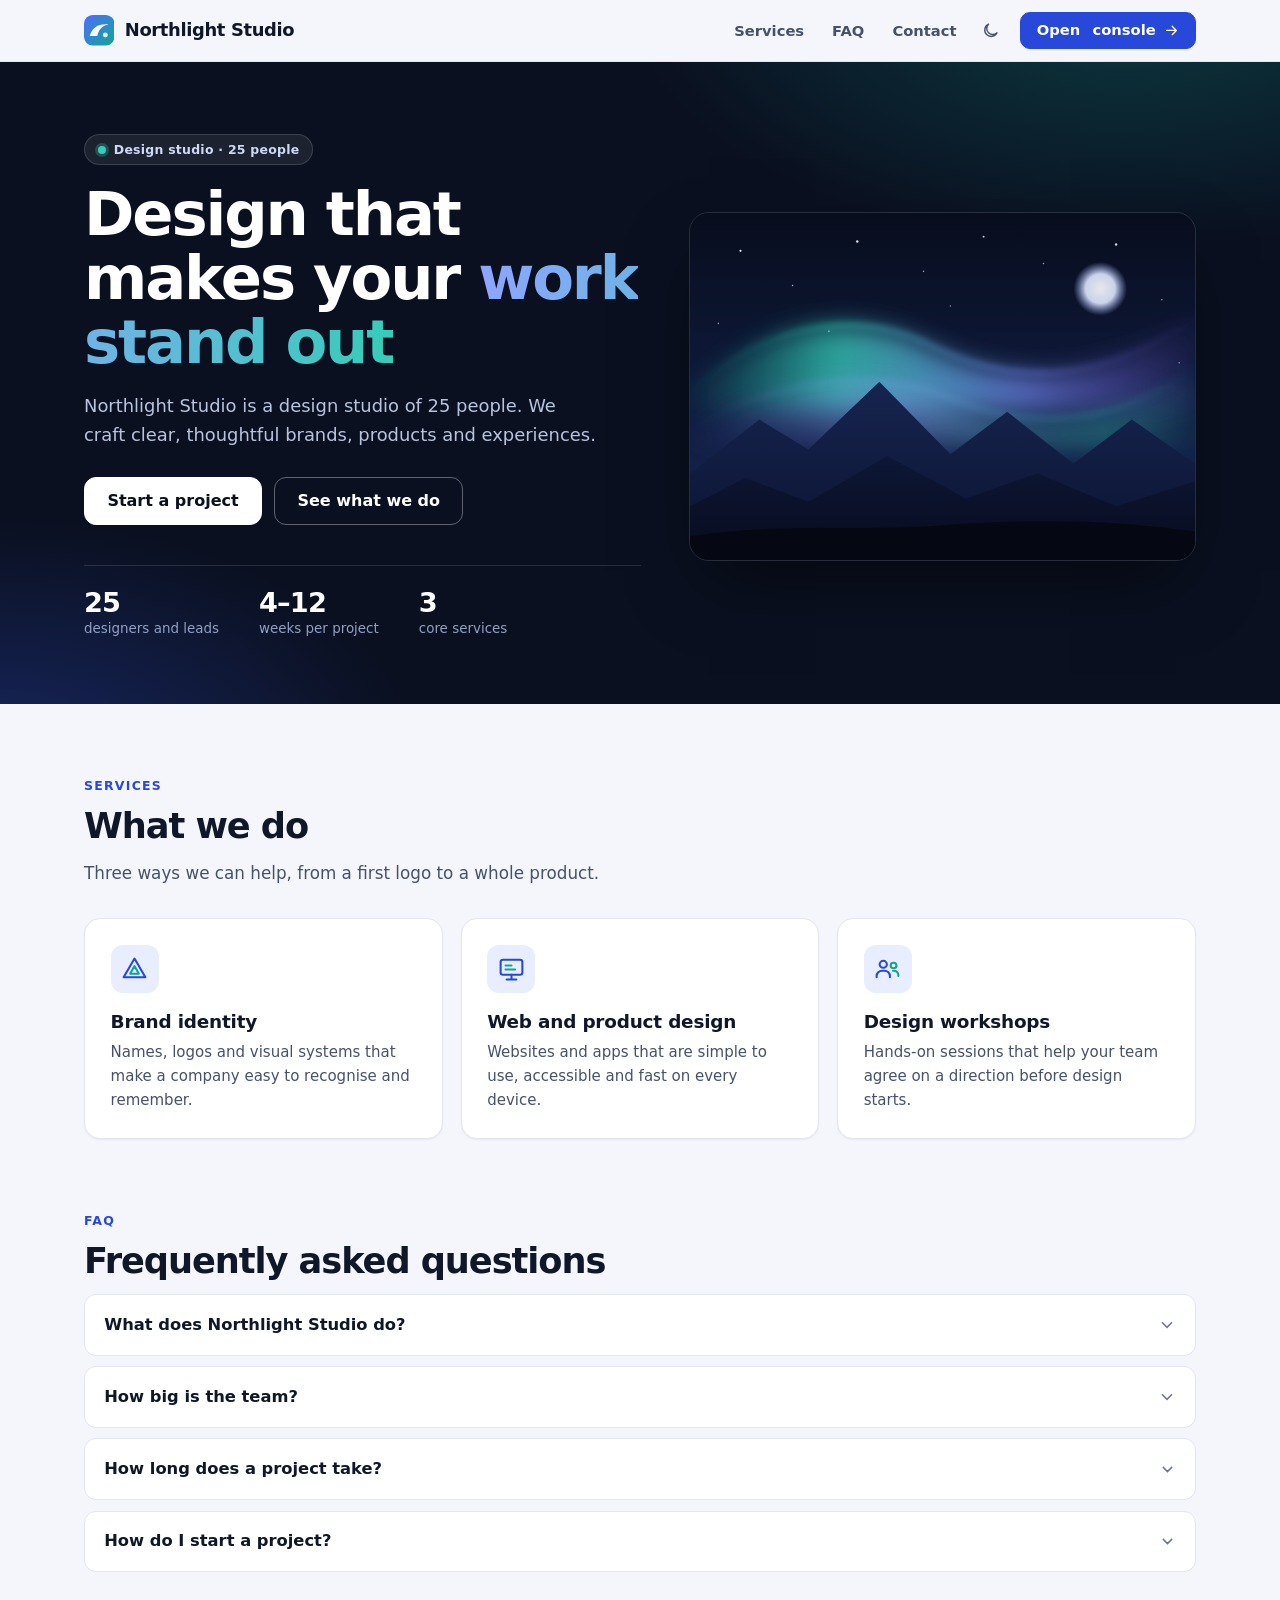
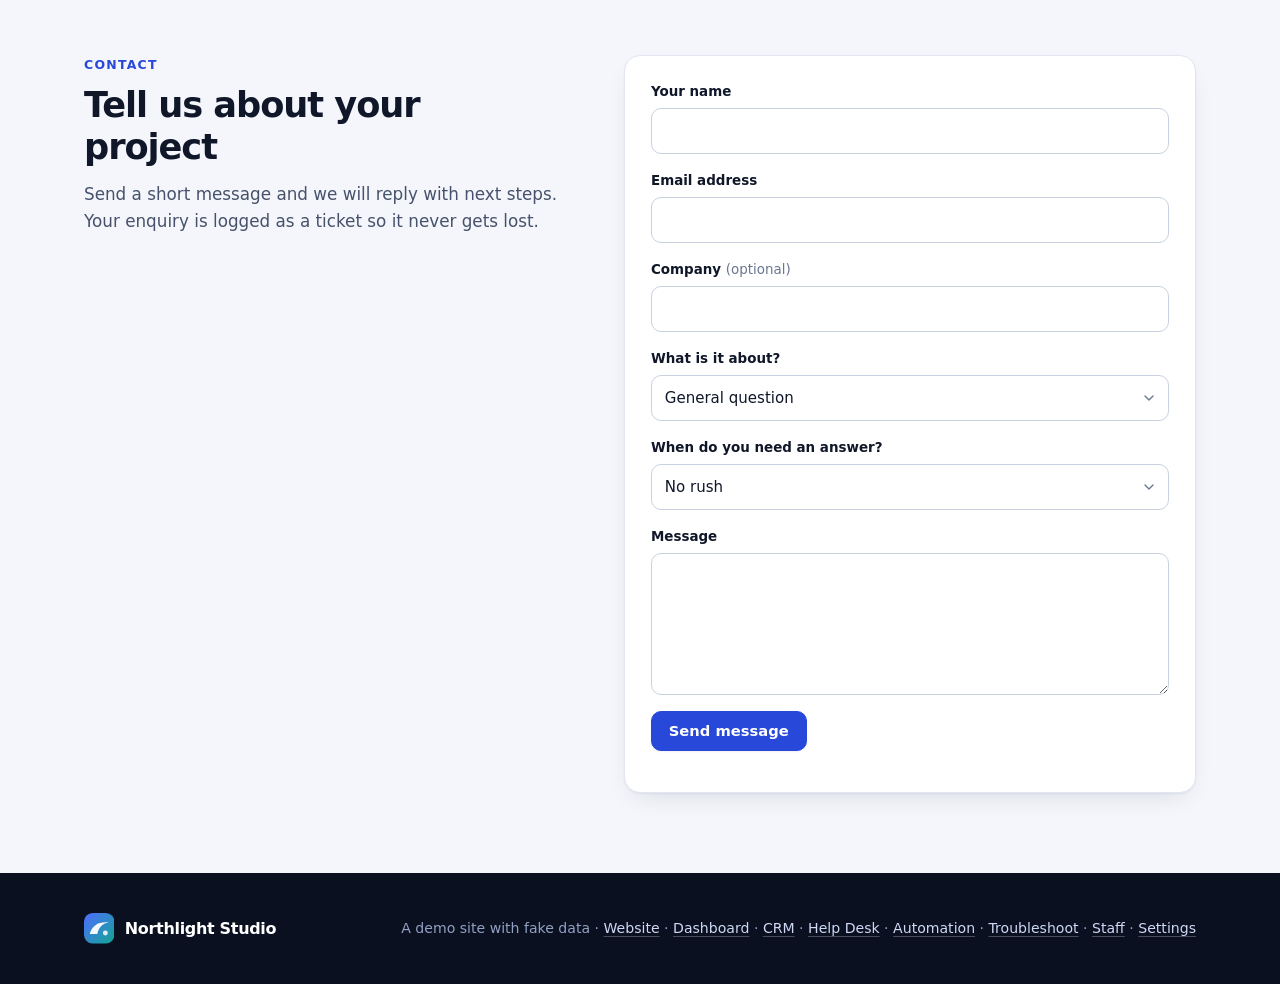
<file: index.html>
<!doctype html>
<html lang="en">
<head>
  <meta charset="utf-8">
  <meta name="viewport" content="width=device-width, initial-scale=1">
  <link rel="icon" href="assets/favicon.svg" type="image/svg+xml">
  <meta name="theme-color" content="#0a1020">
  <title>Northlight Studio | 25-Person Design Studio</title>
  <meta name="description" content="Northlight Studio is a 25-person design studio creating brand identities, web and product design, and design workshops.">
  <link rel="canonical" href="https://matejnovotny255-a.github.io/northlight-MN/">
  <meta property="og:type" content="website">
  <meta property="og:title" content="Northlight Studio | 25-Person Design Studio">
  <meta property="og:description" content="A 25-person design studio creating brand identities, web and product design, and design workshops.">
  <meta property="og:url" content="https://matejnovotny255-a.github.io/northlight-MN/">
  <meta http-equiv="Content-Security-Policy" content="default-src 'self'; img-src 'self' data:; style-src 'self' 'unsafe-inline'; script-src 'self' 'unsafe-inline'; base-uri 'self'; form-action 'self'">

  <script type="application/ld+json">
  {
    "@context": "https://schema.org",
    "@type": "Organization",
    "name": "Northlight Studio",
    "url": "https://matejnovotny255-a.github.io/northlight-MN/",
    "description": "Northlight Studio is a 25-person design studio creating brand identities, web and product design, and design workshops.",
    "numberOfEmployees": { "@type": "QuantitativeValue", "value": 25 }
  }
  </script>
  <script type="application/ld+json">
  {
    "@context": "https://schema.org",
    "@type": "FAQPage",
    "mainEntity": [
      { "@type": "Question", "name": "What does Northlight Studio do?",
        "acceptedAnswer": { "@type": "Answer", "text": "Northlight Studio is a 25-person design studio. We create brand identities, web and product design, and design workshops for clients who want to stand out." } },
      { "@type": "Question", "name": "How big is the team?",
        "acceptedAnswer": { "@type": "Answer", "text": "Our team has 25 people, including brand designers, product designers and project leads." } },
      { "@type": "Question", "name": "How long does a project take?",
        "acceptedAnswer": { "@type": "Answer", "text": "Most projects take between 4 and 12 weeks, depending on scope. We agree a timeline with you before we start." } },
      { "@type": "Question", "name": "How do I start a project?",
        "acceptedAnswer": { "@type": "Answer", "text": "Send us a message with the contact form on this page. We reply with next steps, and your enquiry is logged as a ticket so it does not get lost." } }
    ]
  }
  </script>

  <link rel="stylesheet" href="site.css">
  <script>try{var t=localStorage.getItem('ui.theme');if(t)document.documentElement.dataset.theme=t}catch(e){}</script>
</head>
<body>
  <a class="skip" href="#main">Skip to content</a>
  <header class="mk-header">
    <div class="wrap bar">
      <a class="brand" href="index.html"><svg class="logo" viewBox="0 0 32 32" aria-hidden="true"><defs><linearGradient id="lg" x1="0" y1="0" x2="1" y2="1"><stop offset="0" stop-color="#4f6dff"/><stop offset="1" stop-color="#12a594"/></linearGradient></defs><rect width="32" height="32" rx="9" fill="url(#lg)"/><path d="M6 22c3-9 9-13 20-12-6 1-10 4-12 12z" fill="#fff" opacity=".95"/><circle cx="22.5" cy="21" r="2.6" fill="#fff" opacity=".85"/></svg><span>Northlight Studio</span></a>
      <nav class="mk-nav" aria-label="Main">
        <a href="index.html#services" class="hide-sm">Services</a>
        <a href="index.html#faq" class="hide-sm">FAQ</a>
        <a href="index.html#contact" class="hide-sm">Contact</a>
        <button type="button" class="icon-btn" id="themeBtn" aria-label="Toggle theme"><i data-icon="moon"></i></button>
        <a class="btn" href="dashboard.html"><span class="hide-sm">Open&nbsp;</span>console<i data-icon="arrow-right"></i></a>
      </nav>
    </div>
  </header>

  <main id="main">
    <div class="hero">
      <div class="wrap">
        <div>
          <p class="eyebrow">Design studio · 25 people</p>
          <h1>Design that makes your <em>work stand out</em></h1>
          <p class="lede">Northlight Studio is a design studio of 25 people. We craft clear, thoughtful brands, products and experiences.</p>
          <div class="cta">
            <a class="btn light lg" href="#contact">Start a project</a>
            <a class="btn outline-light lg" href="#services">See what we do</a>
          </div>
          <ul class="facts" aria-label="Studio facts">
            <li><strong>25</strong><span>designers and leads</span></li>
            <li><strong>4–12</strong><span>weeks per project</span></li>
            <li><strong>3</strong><span>core services</span></li>
          </ul>
        </div>
        <img src="assets/hero.svg" width="640" height="440" alt="Northern lights in teal and violet glowing above dark mountains, representing the Northlight Studio brand">
      </div>
    </div>

    <section class="block" id="services" aria-labelledby="services-h">
      <div class="wrap">
        <p class="kicker">Services</p>
        <h2 id="services-h">What we do</h2>
        <p class="lead">Three ways we can help, from a first logo to a whole product.</p>
        <div class="cards">
          <article class="card">
            <img src="assets/icon-brand.svg" width="48" height="48" alt="Triangle icon for brand identity">
            <h3>Brand identity</h3>
            <p>Names, logos and visual systems that make a company easy to recognise and remember.</p>
          </article>
          <article class="card">
            <img src="assets/icon-ui.svg" width="48" height="48" alt="Screen icon for web and product design">
            <h3>Web and product design</h3>
            <p>Websites and apps that are simple to use, accessible and fast on every device.</p>
          </article>
          <article class="card">
            <img src="assets/icon-workshop.svg" width="48" height="48" alt="Two people icon for design workshops">
            <h3>Design workshops</h3>
            <p>Hands-on sessions that help your team agree on a direction before design starts.</p>
          </article>
        </div>
      </div>
    </section>

    <section class="block faq" id="faq" aria-labelledby="faq-h">
      <div class="wrap">
        <p class="kicker">FAQ</p>
        <h2 id="faq-h">Frequently asked questions</h2>
        <details>
          <summary>What does Northlight Studio do?</summary>
          <p>Northlight Studio is a 25-person design studio. We create brand identities, web and product design, and design workshops for clients who want to stand out.</p>
        </details>
        <details>
          <summary>How big is the team?</summary>
          <p>Our team has 25 people, including brand designers, product designers and project leads.</p>
        </details>
        <details>
          <summary>How long does a project take?</summary>
          <p>Most projects take between 4 and 12 weeks, depending on scope. We agree a timeline with you before we start.</p>
        </details>
        <details>
          <summary>How do I start a project?</summary>
          <p>Send us a message with the contact form on this page. We reply with next steps, and your enquiry is logged as a ticket so it does not get lost.</p>
        </details>
      </div>
    </section>

    <section class="block" id="contact" aria-labelledby="contact-h">
      <div class="wrap">
        <div class="contact-grid">
          <div>
            <p class="kicker">Contact</p>
            <h2 id="contact-h">Tell us about your project</h2>
            <p class="lead">Send a short message and we will reply with next steps. Your enquiry is logged as a ticket so it never gets lost.</p>
          </div>
          <form id="contactForm" novalidate>
          <label for="cName">Your name
            <input id="cName" name="name" autocomplete="name" maxlength="80" aria-describedby="cNameErr">
            <span class="err" id="cNameErr"></span></label>
          <label for="cEmail">Email address
            <input id="cEmail" name="email" type="email" autocomplete="email" inputmode="email" maxlength="120" aria-describedby="cEmailErr">
            <span class="err" id="cEmailErr"></span></label>
          <label for="cCompany">Company <span class="optional">(optional)</span>
            <input id="cCompany" name="company" autocomplete="organization" maxlength="80"></label>
          <label for="cTopic">What is it about?
            <select id="cTopic" name="topic">
              <option>General question</option>
              <option>Brand identity</option>
              <option>Web and product design</option>
              <option>Design workshop</option>
            </select></label>
          <label for="cUrgency">When do you need an answer?
            <select id="cUrgency" name="urgency">
              <option value="Low">No rush</option>
              <option value="Medium">This week</option>
              <option value="High">Urgent</option>
            </select></label>
          <label for="cMessage">Message
            <textarea id="cMessage" name="message" rows="5" maxlength="350" aria-describedby="cMessageErr"></textarea>
            <span class="err" id="cMessageErr"></span></label>
          <button class="btn" type="submit">Send message</button>
          <p id="formStatus" role="status" tabindex="-1"></p>
        </form>
        </div>
      </div>
    </section>
  </main>

  <footer class="mk-footer">
    <div class="wrap">
      <a class="brand" href="index.html"><svg class="logo" viewBox="0 0 32 32" aria-hidden="true"><defs><linearGradient id="lg" x1="0" y1="0" x2="1" y2="1"><stop offset="0" stop-color="#4f6dff"/><stop offset="1" stop-color="#12a594"/></linearGradient></defs><rect width="32" height="32" rx="9" fill="url(#lg)"/><path d="M6 22c3-9 9-13 20-12-6 1-10 4-12 12z" fill="#fff" opacity=".95"/><circle cx="22.5" cy="21" r="2.6" fill="#fff" opacity=".85"/></svg><span>Northlight Studio</span></a>
      <span>A demo site with fake data · <a href="index.html">Website</a> · <a href="dashboard.html">Dashboard</a> · <a href="crm.html">CRM</a> · <a href="helpdesk.html">Help Desk</a> · <a href="automation.html">Automation</a> · <a href="troubleshoot.html">Troubleshoot</a> · <a href="staff.html">Staff</a> · <a href="settings.html">Settings</a></span>
    </div>
  </footer>

  <script src="config.js"></script>

  <script src="automation.js"></script>
  <script>
    (function () {
      'use strict';
      // The form only validates and hands the message to the rules in rules.json (see automation.js).
      const $ = id => document.getElementById(id);
      const form = $('contactForm');

      const checks = [
        ['name', 'cName', 'cNameErr', v => v ? '' : 'Please enter your name.'],
        ['email', 'cEmail', 'cEmailErr', v => !v ? 'Please enter your email address.'
          : /^[^\s@]+@[^\s@]+\.[^\s@]{2,}$/.test(v) ? '' : 'That email address does not look right. Use the form name@example.com.'],
        ['message', 'cMessage', 'cMessageErr', v => v.length >= 10 ? '' : 'Please write at least 10 characters about how we can help.']
      ];

      function status(msg, ok) { const s = $('formStatus'); s.textContent = msg; s.className = ok ? 'ok' : 'bad'; }

      form.addEventListener('submit', async function (e) {
        e.preventDefault();
        let firstBad = null;
        checks.forEach(([name, inputId, errId, rule]) => {
          const input = $(inputId);
          const msg = rule(form.elements[name].value.trim());
          $(errId).textContent = msg;
          if (msg) { input.setAttribute('aria-invalid', 'true'); if (!firstBad) firstBad = input; }
          else input.removeAttribute('aria-invalid');
        });
        if (firstBad) { status('Please fix the highlighted fields and send again.', false); firstBad.focus(); return; }

        const payload = {
          name: form.elements.name.value, email: form.elements.email.value, company: form.elements.company.value,
          topic: form.elements.topic.value, urgency: form.elements.urgency.value, message: form.elements.message.value
        };
        const button = form.querySelector('button[type=submit]'); button.disabled = true;
        try {
          const r = await Automation.run('contact_form_submitted', payload);
          if (!r.ticket) throw new Error('no ticket created');
          form.reset();
          const p1 = r.ticket.impact === 'High' && r.ticket.urgency === 'High';
          status('Thank you, ' + payload.name.trim() + '. Your message is ticket ' + r.ticket.id + (p1 ? ' and we have flagged it as urgent' : '') + '. We will reply to ' + payload.email.trim() + '.', true);
          $('formStatus').focus();
        } catch (err) {
          status('Sorry, we could not save your message in this browser (storage may be blocked). Please try again or use another browser.', false);
        } finally { button.disabled = false; }
      });

      // Clear an error as soon as the person starts fixing the field.
      checks.forEach(([, inputId, errId]) => $(inputId).addEventListener('input', () => { $(errId).textContent = ''; $(inputId).removeAttribute('aria-invalid'); }));
    })();
  </script>
  <script src="ui.js"></script>
</body>
</html>
</file>
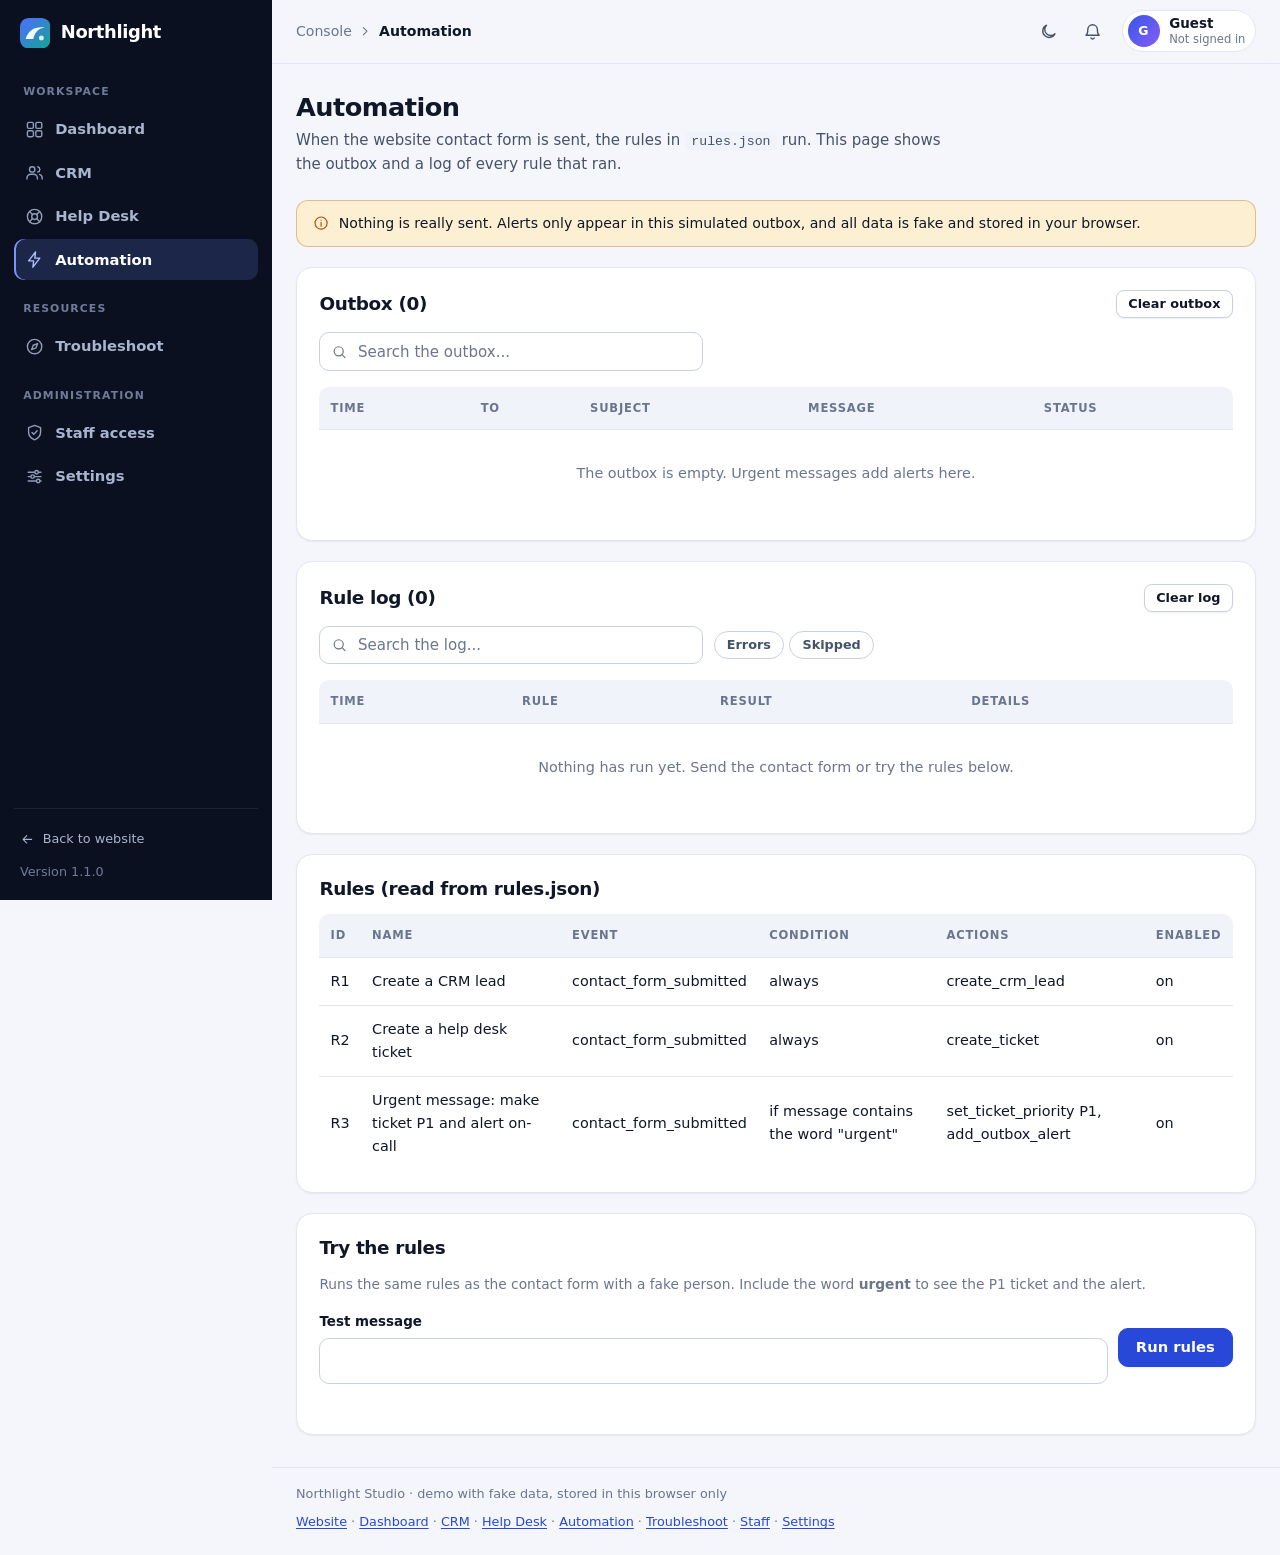
<file: automation.html>
<!doctype html>
<html lang="en">
<head>
  <meta charset="utf-8">
  <meta name="viewport" content="width=device-width, initial-scale=1">
  <link rel="icon" href="assets/favicon.svg" type="image/svg+xml">
  <meta name="theme-color" content="#0a1020">
  <title>Automation | Northlight Studio</title>
  <link rel="stylesheet" href="site.css">
  <script>try{var t=localStorage.getItem('ui.theme');if(t)document.documentElement.dataset.theme=t}catch(e){}</script>
</head>
<body>
  <a class="skip" href="#main">Skip to content</a>
  <div class="app">
    <aside class="sidebar" id="sidebar" aria-label="Primary">
      <div class="sidebar-head">
        <a class="brand" href="index.html"><svg class="logo" viewBox="0 0 32 32" aria-hidden="true"><defs><linearGradient id="lg" x1="0" y1="0" x2="1" y2="1"><stop offset="0" stop-color="#4f6dff"/><stop offset="1" stop-color="#12a594"/></linearGradient></defs><rect width="32" height="32" rx="9" fill="url(#lg)"/><path d="M6 22c3-9 9-13 20-12-6 1-10 4-12 12z" fill="#fff" opacity=".95"/><circle cx="22.5" cy="21" r="2.6" fill="#fff" opacity=".85"/></svg><span>Northlight</span></a>
        <button type="button" class="icon-btn sidebar-close" aria-label="Close menu"><i data-icon="x"></i></button>
      </div>
      <nav class="side-nav" aria-label="Main">
        <p class="side-label">Workspace</p>
        <a href="dashboard.html"><i data-icon="grid"></i>Dashboard</a>
        <a href="crm.html"><i data-icon="users"></i>CRM</a>
        <a href="helpdesk.html"><i data-icon="lifebuoy"></i>Help Desk</a>
        <a href="automation.html" aria-current="page"><i data-icon="zap"></i>Automation</a>
        <p class="side-label">Resources</p>
        <a href="troubleshoot.html"><i data-icon="compass"></i>Troubleshoot</a>
        <p class="side-label">Administration</p>
        <a href="staff.html"><i data-icon="shield"></i>Staff access</a>
        <a href="settings.html"><i data-icon="sliders"></i>Settings</a>
      </nav>
      <div class="sidebar-foot">
        <a href="index.html"><i data-icon="arrow-left"></i>Back to website</a>
        <span class="ver" id="verLabel">Northlight Console</span>
      </div>
    </aside>
    <div class="scrim" data-close-nav></div>
    <div class="main-col">
      <header class="topbar">
        <button type="button" class="icon-btn menu-btn" id="menuBtn" aria-label="Open menu" aria-controls="sidebar" aria-expanded="false"><i data-icon="menu"></i></button>
        <div class="crumbs"><span>Console</span><i data-icon="chevron"></i><strong>Automation</strong></div>
        <div class="top-actions">
          <button type="button" class="icon-btn" id="themeBtn" aria-label="Toggle theme"><i data-icon="moon"></i></button>
          <div class="notif">
            <button type="button" class="icon-btn" id="bellBtn" aria-label="Notifications" aria-expanded="false" aria-controls="bellPanel"><i data-icon="bell"></i><span class="dot" id="bellCount" hidden>0</span></button>
            <div class="popover" id="bellPanel" hidden>
              <header>Notifications</header>
              <ul></ul>
              <div class="allgood"><i data-icon="check"></i>You are all caught up.</div>
            </div>
          </div>
          <a class="profile" href="staff.html" id="profile"><span class="avatar" id="profAvatar">G</span><span class="who"><strong id="profName">Guest</strong><small id="profRole">Not signed in</small></span></a>
        </div>
      </header>
      <div class="page-head">
        <div>
          <h1>Automation</h1>
          <p>When the website contact form is sent, the rules in <code>rules.json</code> run. This page shows the outbox and a log of every rule that ran.</p>
        </div>
      </div>
      <main class="page-body" id="main">
        <div class="notice" role="note"><i data-icon="info"></i><span>Nothing is really sent. Alerts only appear in this simulated outbox, and all data is fake and stored in your browser.</span></div>
    <section aria-labelledby="out-h">
      <div class="row" style="justify-content: space-between">
        <h2 id="out-h" style="margin:0">Outbox (<span id="outCount">0</span>)</h2>
        <button type="button" class="secondary small" id="clearOutbox">Clear outbox</button>
      </div>
      <div class="toolbar" data-filter-for="#outboxBody" data-items="tr">
        <label class="search" style="margin:0"><i data-icon="search"></i><input type="search" placeholder="Search the outbox..." aria-label="Search the outbox" autocomplete="off"></label>
        
      </div>
      <div class="table-wrap"><table><thead><tr><th>Time</th><th>To</th><th>Subject</th><th>Message</th><th>Status</th></tr></thead><tbody id="outboxBody"></tbody></table></div>
    </section>

    <section aria-labelledby="log-h">
      <div class="row" style="justify-content: space-between">
        <h2 id="log-h" style="margin:0">Rule log (<span id="logCount">0</span>)</h2>
        <button type="button" class="secondary small" id="clearLog">Clear log</button>
      </div>
      <div class="toolbar" data-filter-for="#logBody" data-items="tr">
        <label class="search" style="margin:0"><i data-icon="search"></i><input type="search" placeholder="Search the log..." aria-label="Search the log" autocomplete="off"></label>
        <div class="chips" role="group" aria-label="Filter the log"><button type="button" class="chip" aria-pressed="false" data-sel=".bad">Errors</button><button type="button" class="chip" aria-pressed="false" data-sel=".Leaver">Skipped</button></div>
      </div>
      <div class="table-wrap"><table><thead><tr><th>Time</th><th>Rule</th><th>Result</th><th>Details</th></tr></thead><tbody id="logBody"></tbody></table></div>
    </section>

    <section aria-labelledby="rules-h">
      <h2 id="rules-h">Rules (read from rules.json)</h2>
      <div class="table-wrap"><table><thead><tr><th>ID</th><th>Name</th><th>Event</th><th>Condition</th><th>Actions</th><th>Enabled</th></tr></thead><tbody id="rulesBody"></tbody></table></div>
    </section>

    <section aria-labelledby="try-h">
      <h2 id="try-h">Try the rules</h2>
      <p class="hint">Runs the same rules as the contact form with a fake person. Include the word <strong>urgent</strong> to see the P1 ticket and the alert.</p>
      <form id="tryForm" class="row" novalidate>
        <label style="flex:1;min-width:14rem;margin:0">Test message <input id="tryMessage" maxlength="300" autocomplete="off"></label>
        <button type="submit">Run rules</button>
      </form>
      <p class="msg" id="tryStatus" role="status"></p>
    </section>
  
      </main>
      <footer class="app-foot"><span>Northlight Studio · demo with fake data, stored in this browser only</span><span><a href="index.html">Website</a> · <a href="dashboard.html">Dashboard</a> · <a href="crm.html">CRM</a> · <a href="helpdesk.html">Help Desk</a> · <a href="automation.html">Automation</a> · <a href="troubleshoot.html">Troubleshoot</a> · <a href="staff.html">Staff</a> · <a href="settings.html">Settings</a></span></footer>
    </div>
  </div>

  <script src="config.js"></script>

  <script src="automation.js"></script>
  <script src="ui.js"></script>
</body>
</html>
</file>
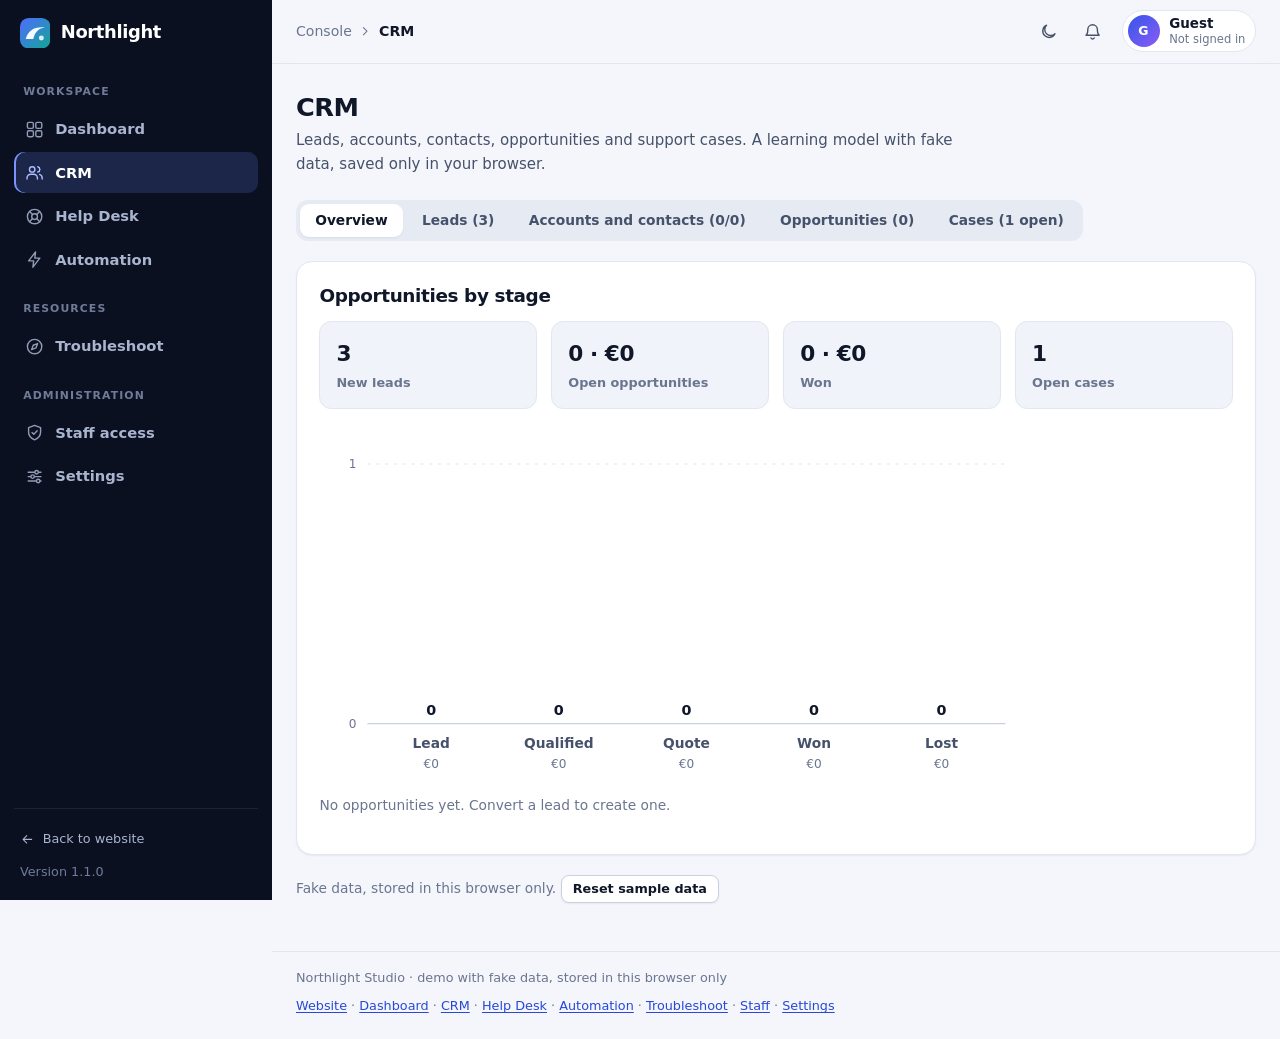
<file: crm.html>
<!doctype html>
<html lang="en">
<head>
  <meta charset="utf-8">
  <meta name="viewport" content="width=device-width, initial-scale=1">
  <link rel="icon" href="assets/favicon.svg" type="image/svg+xml">
  <meta name="theme-color" content="#0a1020">
  <title>CRM | Northlight Studio</title>
  <link rel="stylesheet" href="site.css">
  <script>try{var t=localStorage.getItem('ui.theme');if(t)document.documentElement.dataset.theme=t}catch(e){}</script>
</head>
<body>
  <a class="skip" href="#main">Skip to content</a>
  <div class="app">
    <aside class="sidebar" id="sidebar" aria-label="Primary">
      <div class="sidebar-head">
        <a class="brand" href="index.html"><svg class="logo" viewBox="0 0 32 32" aria-hidden="true"><defs><linearGradient id="lg" x1="0" y1="0" x2="1" y2="1"><stop offset="0" stop-color="#4f6dff"/><stop offset="1" stop-color="#12a594"/></linearGradient></defs><rect width="32" height="32" rx="9" fill="url(#lg)"/><path d="M6 22c3-9 9-13 20-12-6 1-10 4-12 12z" fill="#fff" opacity=".95"/><circle cx="22.5" cy="21" r="2.6" fill="#fff" opacity=".85"/></svg><span>Northlight</span></a>
        <button type="button" class="icon-btn sidebar-close" aria-label="Close menu"><i data-icon="x"></i></button>
      </div>
      <nav class="side-nav" aria-label="Main">
        <p class="side-label">Workspace</p>
        <a href="dashboard.html"><i data-icon="grid"></i>Dashboard</a>
        <a href="crm.html" aria-current="page"><i data-icon="users"></i>CRM</a>
        <a href="helpdesk.html"><i data-icon="lifebuoy"></i>Help Desk</a>
        <a href="automation.html"><i data-icon="zap"></i>Automation</a>
        <p class="side-label">Resources</p>
        <a href="troubleshoot.html"><i data-icon="compass"></i>Troubleshoot</a>
        <p class="side-label">Administration</p>
        <a href="staff.html"><i data-icon="shield"></i>Staff access</a>
        <a href="settings.html"><i data-icon="sliders"></i>Settings</a>
      </nav>
      <div class="sidebar-foot">
        <a href="index.html"><i data-icon="arrow-left"></i>Back to website</a>
        <span class="ver" id="verLabel">Northlight Console</span>
      </div>
    </aside>
    <div class="scrim" data-close-nav></div>
    <div class="main-col">
      <header class="topbar">
        <button type="button" class="icon-btn menu-btn" id="menuBtn" aria-label="Open menu" aria-controls="sidebar" aria-expanded="false"><i data-icon="menu"></i></button>
        <div class="crumbs"><span>Console</span><i data-icon="chevron"></i><strong>CRM</strong></div>
        <div class="top-actions">
          <button type="button" class="icon-btn" id="themeBtn" aria-label="Toggle theme"><i data-icon="moon"></i></button>
          <div class="notif">
            <button type="button" class="icon-btn" id="bellBtn" aria-label="Notifications" aria-expanded="false" aria-controls="bellPanel"><i data-icon="bell"></i><span class="dot" id="bellCount" hidden>0</span></button>
            <div class="popover" id="bellPanel" hidden>
              <header>Notifications</header>
              <ul></ul>
              <div class="allgood"><i data-icon="check"></i>You are all caught up.</div>
            </div>
          </div>
          <a class="profile" href="staff.html" id="profile"><span class="avatar" id="profAvatar">G</span><span class="who"><strong id="profName">Guest</strong><small id="profRole">Not signed in</small></span></a>
        </div>
      </header>
      <div class="page-head">
        <div>
          <h1>CRM</h1>
          <p>Leads, accounts, contacts, opportunities and support cases. A learning model with fake data, saved only in your browser.</p>
        </div>
      </div>
      <main class="page-body" id="main">
    <div class="tabs" role="tablist" aria-label="CRM sections">
      <button type="button" role="tab" class="tab" data-tab="overview" aria-selected="true">Overview</button>
      <button type="button" role="tab" class="tab" data-tab="leads" aria-selected="false" tabindex="-1">Leads (<span data-count="leads">0</span>)</button>
      <button type="button" role="tab" class="tab" data-tab="accounts" aria-selected="false" tabindex="-1">Accounts and contacts (<span data-count="accounts">0</span>/<span data-count="contacts">0</span>)</button>
      <button type="button" role="tab" class="tab" data-tab="opps" aria-selected="false" tabindex="-1">Opportunities (<span data-count="opps">0</span>)</button>
      <button type="button" role="tab" class="tab" data-tab="cases" aria-selected="false" tabindex="-1">Cases (<span data-count="cases">0</span> open)</button>
    </div>

    <section id="tab-overview" role="tabpanel" aria-label="Overview">
      <h2>Opportunities by stage</h2>
      <div class="tiles" id="tiles"></div>
      <div class="chart" id="chart"></div>
      <p class="hint" id="chartNote"></p>
    </section>

    <section id="tab-leads" role="tabpanel" aria-label="Leads" hidden>
      <h2>Leads</h2>
      <form id="leadForm" class="inline-form" novalidate>
        <label>Name <input id="leadName" maxlength="80" autocomplete="off"></label>
        <label>Company <input id="leadCompany" maxlength="80" autocomplete="off"></label>
        <label>Email <input id="leadEmail" type="email" maxlength="120" autocomplete="off"></label>
        <label>Expected value (EUR) <input id="leadValue" type="number" min="0" step="100" inputmode="numeric"></label>
        <button type="submit">Add lead</button>
      </form>
      <p class="msg" id="leadMsg" role="status"></p>
      <div class="toolbar" data-filter-for="#leadsBody" data-items="tr">
        <label class="search" style="margin:0"><i data-icon="search"></i><input type="search" placeholder="Search leads..." aria-label="Search leads" autocomplete="off"></label>
        
      </div>
      <div class="table-wrap"><table><thead><tr><th>ID</th><th>Name</th><th>Company</th><th>Email</th><th>Value</th><th>Status</th><th></th></tr></thead><tbody id="leadsBody"></tbody></table></div>
    </section>

    <section id="tab-accounts" role="tabpanel" aria-label="Accounts and contacts" hidden>
      <h2>Accounts</h2>
      <div class="toolbar" data-filter-for="#accountsBody" data-items="tr">
        <label class="search" style="margin:0"><i data-icon="search"></i><input type="search" placeholder="Search accounts..." aria-label="Search accounts" autocomplete="off"></label>
        
      </div>
      <div class="table-wrap"><table><thead><tr><th>ID</th><th>Account</th><th>Contacts</th><th>Opportunities</th></tr></thead><tbody id="accountsBody"></tbody></table></div>
      <h2 style="margin-top:2rem">Contacts</h2>
      <div class="toolbar" data-filter-for="#contactsBody" data-items="tr">
        <label class="search" style="margin:0"><i data-icon="search"></i><input type="search" placeholder="Search contacts..." aria-label="Search contacts" autocomplete="off"></label>
        
      </div>
      <div class="table-wrap"><table><thead><tr><th>ID</th><th>Name</th><th>Email</th><th>Account</th></tr></thead><tbody id="contactsBody"></tbody></table></div>
    </section>

    <section id="tab-opps" role="tabpanel" aria-label="Opportunities" hidden>
      <h2>Opportunities</h2>
      <form id="oppForm" class="inline-form" novalidate>
        <label>Name <input id="oppName" maxlength="80" autocomplete="off"></label>
        <label>Account <select id="oppAccount"></select></label>
        <label>Amount (EUR) <input id="oppAmount" type="number" min="0" step="100" inputmode="numeric"></label>
        <label>Stage <select id="oppStage"></select></label>
        <button type="submit">Add opportunity</button>
      </form>
      <p class="msg" id="oppMsg" role="status"></p>
      <div class="toolbar" data-filter-for="#oppsBody" data-items="tr">
        <label class="search" style="margin:0"><i data-icon="search"></i><input type="search" placeholder="Search opportunities..." aria-label="Search opportunities" autocomplete="off"></label>
        
      </div>
      <div class="table-wrap"><table><thead><tr><th>ID</th><th>Name</th><th>Account</th><th>Amount</th><th>Stage</th></tr></thead><tbody id="oppsBody"></tbody></table></div>
    </section>

    <section id="tab-cases" role="tabpanel" aria-label="Support cases" hidden>
      <h2>Support cases</h2>
      <form id="caseForm" class="inline-form" novalidate>
        <label>Subject <input id="caseSubject" maxlength="120" autocomplete="off"></label>
        <label>Account <select id="caseAccount"></select></label>
        <label>Priority <select id="casePriority"></select></label>
        <label>Due <input id="caseDue" type="datetime-local"></label>
        <button type="submit">Add case</button>
      </form>
      <p class="hint">Due time is suggested from the priority (Critical 4 h, High 8 h, Medium 24 h, Low 72 h) and can be changed.</p>
      <p class="msg" id="caseMsg" role="status"></p>
      <div class="toolbar" data-filter-for="#casesBody" data-items="tr">
        <label class="search" style="margin:0"><i data-icon="search"></i><input type="search" placeholder="Search cases..." aria-label="Search cases" autocomplete="off"></label>
        <div class="chips" role="group" aria-label="Filter cases"><button type="button" class="chip" aria-pressed="false" data-sel=".pr-Critical">Critical</button><button type="button" class="chip" aria-pressed="false" data-sel=".pr-High">High</button><button type="button" class="chip" aria-pressed="false" data-sel=".pr-Medium">Medium</button><button type="button" class="chip" aria-pressed="false" data-sel=".pr-Low">Low</button><button type="button" class="chip" aria-pressed="false" data-sel=".tag-overdue">Overdue</button></div>
      </div>
      <div class="table-wrap"><table><thead><tr><th>ID</th><th>Subject</th><th>Account</th><th>Priority</th><th>Due</th><th>Status</th><th></th></tr></thead><tbody id="casesBody"></tbody></table></div>
    </section>

    <p class="hint">Fake data, stored in this browser only. <button type="button" class="secondary small" id="reset">Reset sample data</button></p>
  
      </main>
      <footer class="app-foot"><span>Northlight Studio · demo with fake data, stored in this browser only</span><span><a href="index.html">Website</a> · <a href="dashboard.html">Dashboard</a> · <a href="crm.html">CRM</a> · <a href="helpdesk.html">Help Desk</a> · <a href="automation.html">Automation</a> · <a href="troubleshoot.html">Troubleshoot</a> · <a href="staff.html">Staff</a> · <a href="settings.html">Settings</a></span></footer>
    </div>
  </div>

  <script src="charts.js"></script>
  <script src="config.js"></script>

  <script src="crm.js"></script>
  <script src="ui.js"></script>
</body>
</html>
</file>
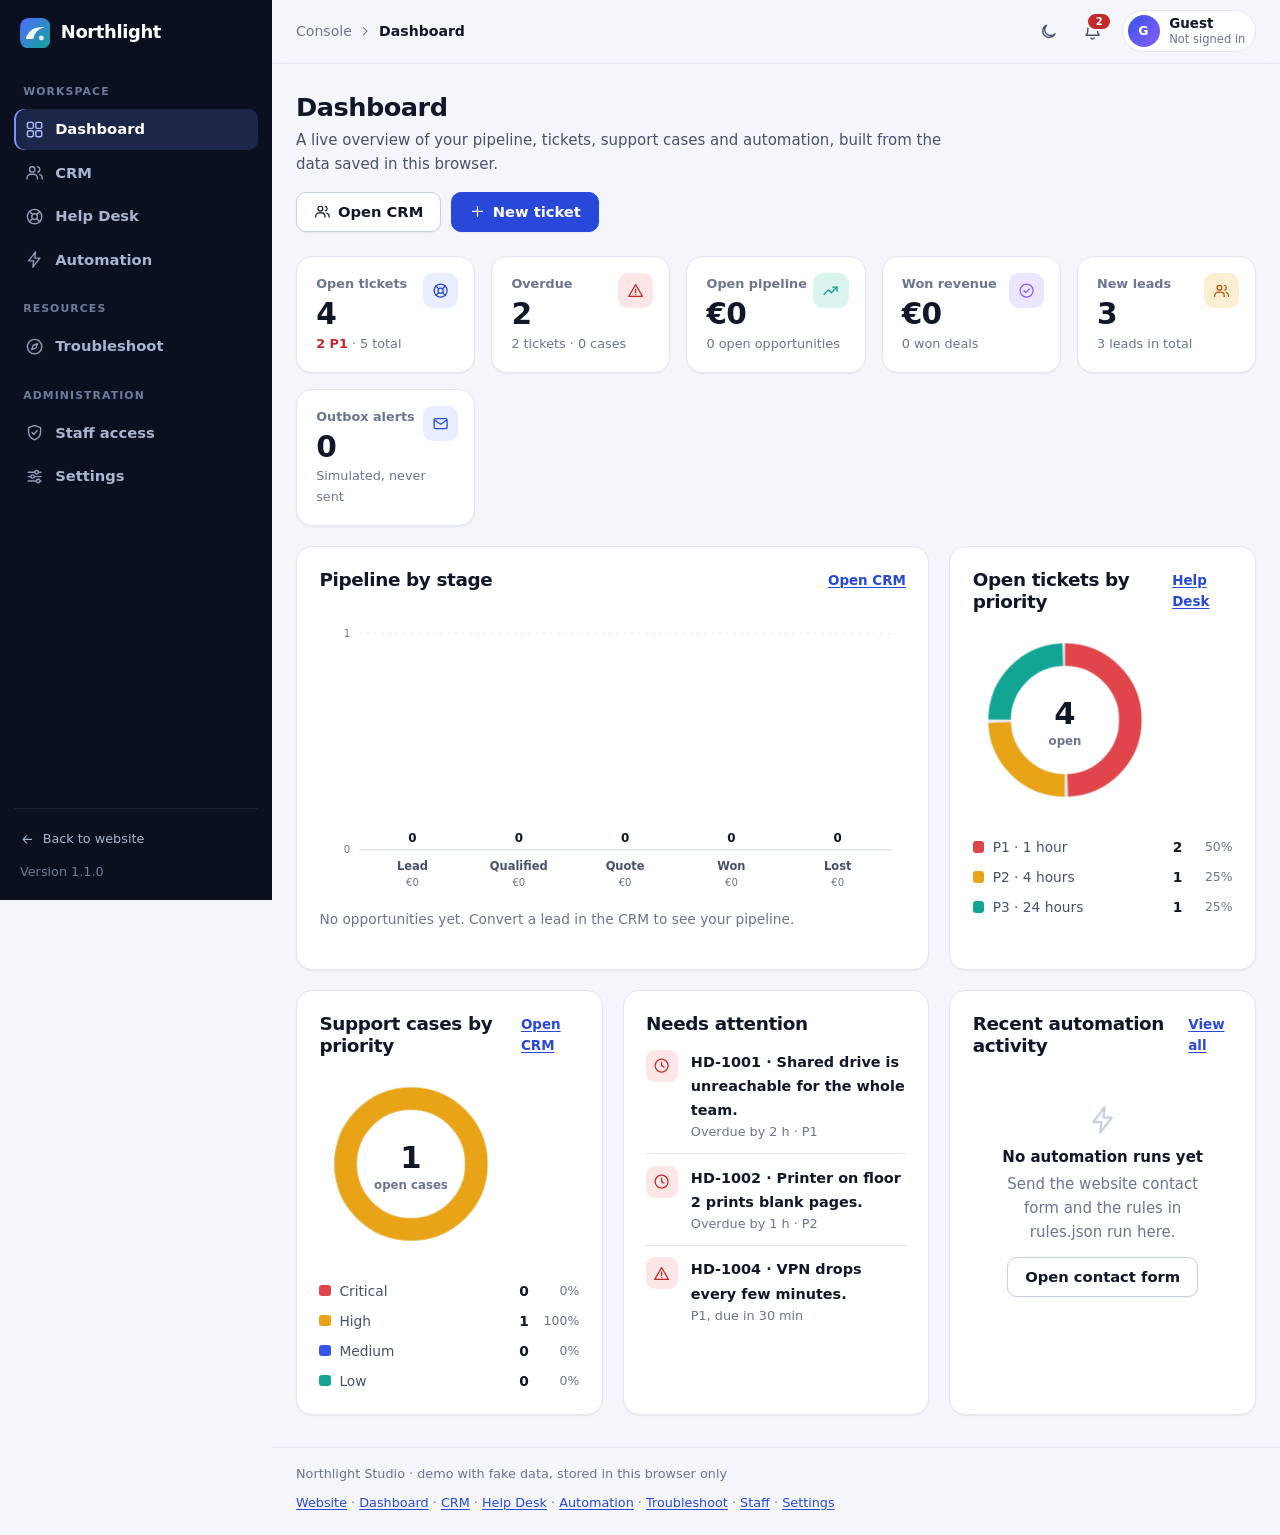
<file: dashboard.html>
<!doctype html>
<html lang="en">
<head>
  <meta charset="utf-8">
  <meta name="viewport" content="width=device-width, initial-scale=1">
  <link rel="icon" href="assets/favicon.svg" type="image/svg+xml">
  <meta name="theme-color" content="#0a1020">
  <title>Dashboard | Northlight Studio</title>
  <link rel="stylesheet" href="site.css">
  <script>try{var t=localStorage.getItem('ui.theme');if(t)document.documentElement.dataset.theme=t}catch(e){}</script>
</head>
<body>
  <a class="skip" href="#main">Skip to content</a>
  <div class="app">
    <aside class="sidebar" id="sidebar" aria-label="Primary">
      <div class="sidebar-head">
        <a class="brand" href="index.html"><svg class="logo" viewBox="0 0 32 32" aria-hidden="true"><defs><linearGradient id="lg" x1="0" y1="0" x2="1" y2="1"><stop offset="0" stop-color="#4f6dff"/><stop offset="1" stop-color="#12a594"/></linearGradient></defs><rect width="32" height="32" rx="9" fill="url(#lg)"/><path d="M6 22c3-9 9-13 20-12-6 1-10 4-12 12z" fill="#fff" opacity=".95"/><circle cx="22.5" cy="21" r="2.6" fill="#fff" opacity=".85"/></svg><span>Northlight</span></a>
        <button type="button" class="icon-btn sidebar-close" aria-label="Close menu"><i data-icon="x"></i></button>
      </div>
      <nav class="side-nav" aria-label="Main">
        <p class="side-label">Workspace</p>
        <a href="dashboard.html" aria-current="page"><i data-icon="grid"></i>Dashboard</a>
        <a href="crm.html"><i data-icon="users"></i>CRM</a>
        <a href="helpdesk.html"><i data-icon="lifebuoy"></i>Help Desk</a>
        <a href="automation.html"><i data-icon="zap"></i>Automation</a>
        <p class="side-label">Resources</p>
        <a href="troubleshoot.html"><i data-icon="compass"></i>Troubleshoot</a>
        <p class="side-label">Administration</p>
        <a href="staff.html"><i data-icon="shield"></i>Staff access</a>
        <a href="settings.html"><i data-icon="sliders"></i>Settings</a>
      </nav>
      <div class="sidebar-foot">
        <a href="index.html"><i data-icon="arrow-left"></i>Back to website</a>
        <span class="ver" id="verLabel">Northlight Console</span>
      </div>
    </aside>
    <div class="scrim" data-close-nav></div>
    <div class="main-col">
      <header class="topbar">
        <button type="button" class="icon-btn menu-btn" id="menuBtn" aria-label="Open menu" aria-controls="sidebar" aria-expanded="false"><i data-icon="menu"></i></button>
        <div class="crumbs"><span>Console</span><i data-icon="chevron"></i><strong>Dashboard</strong></div>
        <div class="top-actions">
          <button type="button" class="icon-btn" id="themeBtn" aria-label="Toggle theme"><i data-icon="moon"></i></button>
          <div class="notif">
            <button type="button" class="icon-btn" id="bellBtn" aria-label="Notifications" aria-expanded="false" aria-controls="bellPanel"><i data-icon="bell"></i><span class="dot" id="bellCount" hidden>0</span></button>
            <div class="popover" id="bellPanel" hidden>
              <header>Notifications</header>
              <ul></ul>
              <div class="allgood"><i data-icon="check"></i>You are all caught up.</div>
            </div>
          </div>
          <a class="profile" href="staff.html" id="profile"><span class="avatar" id="profAvatar">G</span><span class="who"><strong id="profName">Guest</strong><small id="profRole">Not signed in</small></span></a>
        </div>
      </header>
      <div class="page-head">
        <div>
          <h1>Dashboard</h1>
          <p>A live overview of your pipeline, tickets, support cases and automation, built from the data saved in this browser.</p>
        </div>
      <div class="actions"><a class="btn secondary" href="crm.html"><i data-icon="users"></i>Open CRM</a><a class="btn" href="helpdesk.html"><i data-icon="plus"></i>New ticket</a></div>
      </div>
      <main class="page-body" id="main">
        <div class="stats" id="stats" aria-live="polite"></div>
        <div class="dash-grid">
          <section class="span-8" aria-labelledby="pipe-h">
            <div class="card-head"><h2 id="pipe-h">Pipeline by stage</h2><a href="crm.html">Open CRM</a></div>
            <div class="chart full" id="pipeChart"></div>
            <p class="hint" id="pipeNote"></p>
          </section>
          <section class="span-4" aria-labelledby="tk-h">
            <div class="card-head"><h2 id="tk-h">Open tickets by priority</h2><a href="helpdesk.html">Help Desk</a></div>
            <div id="ticketChart"></div>
          </section>
          <section class="span-4" aria-labelledby="cs-h">
            <div class="card-head"><h2 id="cs-h">Support cases by priority</h2><a href="crm.html">Open CRM</a></div>
            <div id="caseChart"></div>
          </section>
          <section class="span-4" aria-labelledby="att-h">
            <div class="card-head"><h2 id="att-h">Needs attention</h2></div>
            <div id="attention"></div>
          </section>
          <section class="span-4" aria-labelledby="act-h">
            <div class="card-head"><h2 id="act-h">Recent automation activity</h2><a href="automation.html">View all</a></div>
            <div id="activity"></div>
          </section>
        </div>
      </main>
      <footer class="app-foot"><span>Northlight Studio · demo with fake data, stored in this browser only</span><span><a href="index.html">Website</a> · <a href="dashboard.html">Dashboard</a> · <a href="crm.html">CRM</a> · <a href="helpdesk.html">Help Desk</a> · <a href="automation.html">Automation</a> · <a href="troubleshoot.html">Troubleshoot</a> · <a href="staff.html">Staff</a> · <a href="settings.html">Settings</a></span></footer>
    </div>
  </div>

  <script src="config.js"></script>
  <script src="charts.js"></script>
  <script src="ui.js"></script>
  <script src="crm.js"></script>
  <script src="helpdesk.js"></script>
  <script src="dashboard.js"></script>
</body>
</html>
</file>
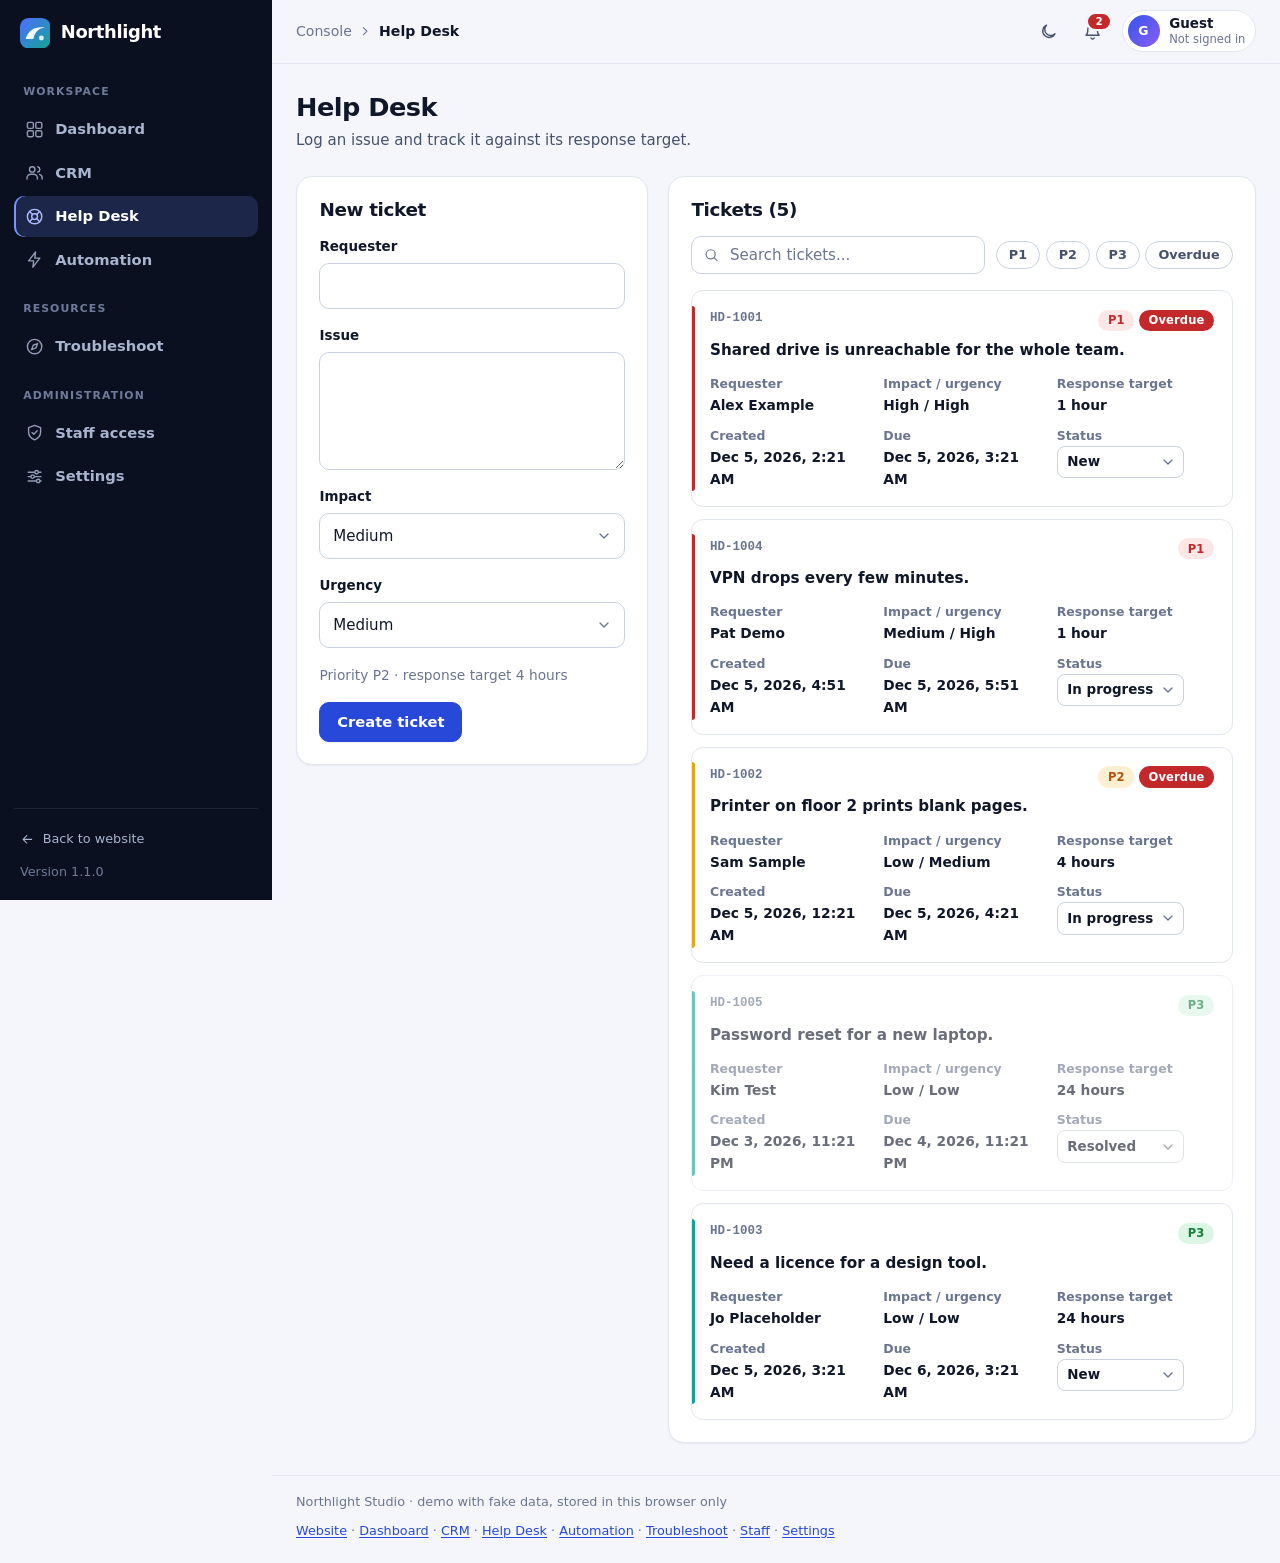
<file: helpdesk.html>
<!doctype html>
<html lang="en">
<head>
  <meta charset="utf-8">
  <meta name="viewport" content="width=device-width, initial-scale=1">
  <link rel="icon" href="assets/favicon.svg" type="image/svg+xml">
  <meta name="theme-color" content="#0a1020">
  <title>Help Desk | Northlight Studio</title>
  <link rel="stylesheet" href="site.css">
  <script>try{var t=localStorage.getItem('ui.theme');if(t)document.documentElement.dataset.theme=t}catch(e){}</script>
</head>
<body>
  <a class="skip" href="#main">Skip to content</a>
  <div class="app">
    <aside class="sidebar" id="sidebar" aria-label="Primary">
      <div class="sidebar-head">
        <a class="brand" href="index.html"><svg class="logo" viewBox="0 0 32 32" aria-hidden="true"><defs><linearGradient id="lg" x1="0" y1="0" x2="1" y2="1"><stop offset="0" stop-color="#4f6dff"/><stop offset="1" stop-color="#12a594"/></linearGradient></defs><rect width="32" height="32" rx="9" fill="url(#lg)"/><path d="M6 22c3-9 9-13 20-12-6 1-10 4-12 12z" fill="#fff" opacity=".95"/><circle cx="22.5" cy="21" r="2.6" fill="#fff" opacity=".85"/></svg><span>Northlight</span></a>
        <button type="button" class="icon-btn sidebar-close" aria-label="Close menu"><i data-icon="x"></i></button>
      </div>
      <nav class="side-nav" aria-label="Main">
        <p class="side-label">Workspace</p>
        <a href="dashboard.html"><i data-icon="grid"></i>Dashboard</a>
        <a href="crm.html"><i data-icon="users"></i>CRM</a>
        <a href="helpdesk.html" aria-current="page"><i data-icon="lifebuoy"></i>Help Desk</a>
        <a href="automation.html"><i data-icon="zap"></i>Automation</a>
        <p class="side-label">Resources</p>
        <a href="troubleshoot.html"><i data-icon="compass"></i>Troubleshoot</a>
        <p class="side-label">Administration</p>
        <a href="staff.html"><i data-icon="shield"></i>Staff access</a>
        <a href="settings.html"><i data-icon="sliders"></i>Settings</a>
      </nav>
      <div class="sidebar-foot">
        <a href="index.html"><i data-icon="arrow-left"></i>Back to website</a>
        <span class="ver" id="verLabel">Northlight Console</span>
      </div>
    </aside>
    <div class="scrim" data-close-nav></div>
    <div class="main-col">
      <header class="topbar">
        <button type="button" class="icon-btn menu-btn" id="menuBtn" aria-label="Open menu" aria-controls="sidebar" aria-expanded="false"><i data-icon="menu"></i></button>
        <div class="crumbs"><span>Console</span><i data-icon="chevron"></i><strong>Help Desk</strong></div>
        <div class="top-actions">
          <button type="button" class="icon-btn" id="themeBtn" aria-label="Toggle theme"><i data-icon="moon"></i></button>
          <div class="notif">
            <button type="button" class="icon-btn" id="bellBtn" aria-label="Notifications" aria-expanded="false" aria-controls="bellPanel"><i data-icon="bell"></i><span class="dot" id="bellCount" hidden>0</span></button>
            <div class="popover" id="bellPanel" hidden>
              <header>Notifications</header>
              <ul></ul>
              <div class="allgood"><i data-icon="check"></i>You are all caught up.</div>
            </div>
          </div>
          <a class="profile" href="staff.html" id="profile"><span class="avatar" id="profAvatar">G</span><span class="who"><strong id="profName">Guest</strong><small id="profRole">Not signed in</small></span></a>
        </div>
      </header>
      <div class="page-head">
        <div>
          <h1>Help Desk</h1>
          <p>Log an issue and track it against its response target.</p>
        </div>
      </div>
      <main class="page-body layout" id="main">
    <section aria-labelledby="form-h">
      <h2 id="form-h">New ticket</h2>
      <form id="form" novalidate>
        <label>Requester
          <input name="requester" maxlength="80" autocomplete="off"><span class="err"></span></label>
        <label>Issue
          <textarea name="issue" rows="4" maxlength="500"></textarea><span class="err"></span></label>
        <label>Impact
          <select name="impact"><option>Low</option><option selected>Medium</option><option>High</option></select></label>
        <label>Urgency
          <select name="urgency"><option>Low</option><option selected>Medium</option><option>High</option></select></label>
        <p class="hint" id="preview"></p>
        <button type="submit">Create ticket</button>
      </form>
    </section>

    <section aria-labelledby="list-h">
      <h2 id="list-h">Tickets (<span id="count">0</span>)</h2>
      
      <div class="toolbar" data-filter-for="#list" data-items="li.ticket">
        <label class="search" style="margin:0"><i data-icon="search"></i><input type="search" placeholder="Search tickets..." aria-label="Search tickets" autocomplete="off"></label>
        <div class="chips" role="group" aria-label="Filter tickets"><button type="button" class="chip" aria-pressed="false" data-sel=".P1">P1</button><button type="button" class="chip" aria-pressed="false" data-sel=".P2">P2</button><button type="button" class="chip" aria-pressed="false" data-sel=".P3">P3</button><button type="button" class="chip" aria-pressed="false" data-sel=".overdue">Overdue</button></div>
      </div>
      <ul id="list"></ul>
    </section>
  
      </main>
      <footer class="app-foot"><span>Northlight Studio · demo with fake data, stored in this browser only</span><span><a href="index.html">Website</a> · <a href="dashboard.html">Dashboard</a> · <a href="crm.html">CRM</a> · <a href="helpdesk.html">Help Desk</a> · <a href="automation.html">Automation</a> · <a href="troubleshoot.html">Troubleshoot</a> · <a href="staff.html">Staff</a> · <a href="settings.html">Settings</a></span></footer>
    </div>
  </div>

  <script src="helpdesk.js"></script>
  <script src="ui.js"></script>
</body>
</html>
</file>
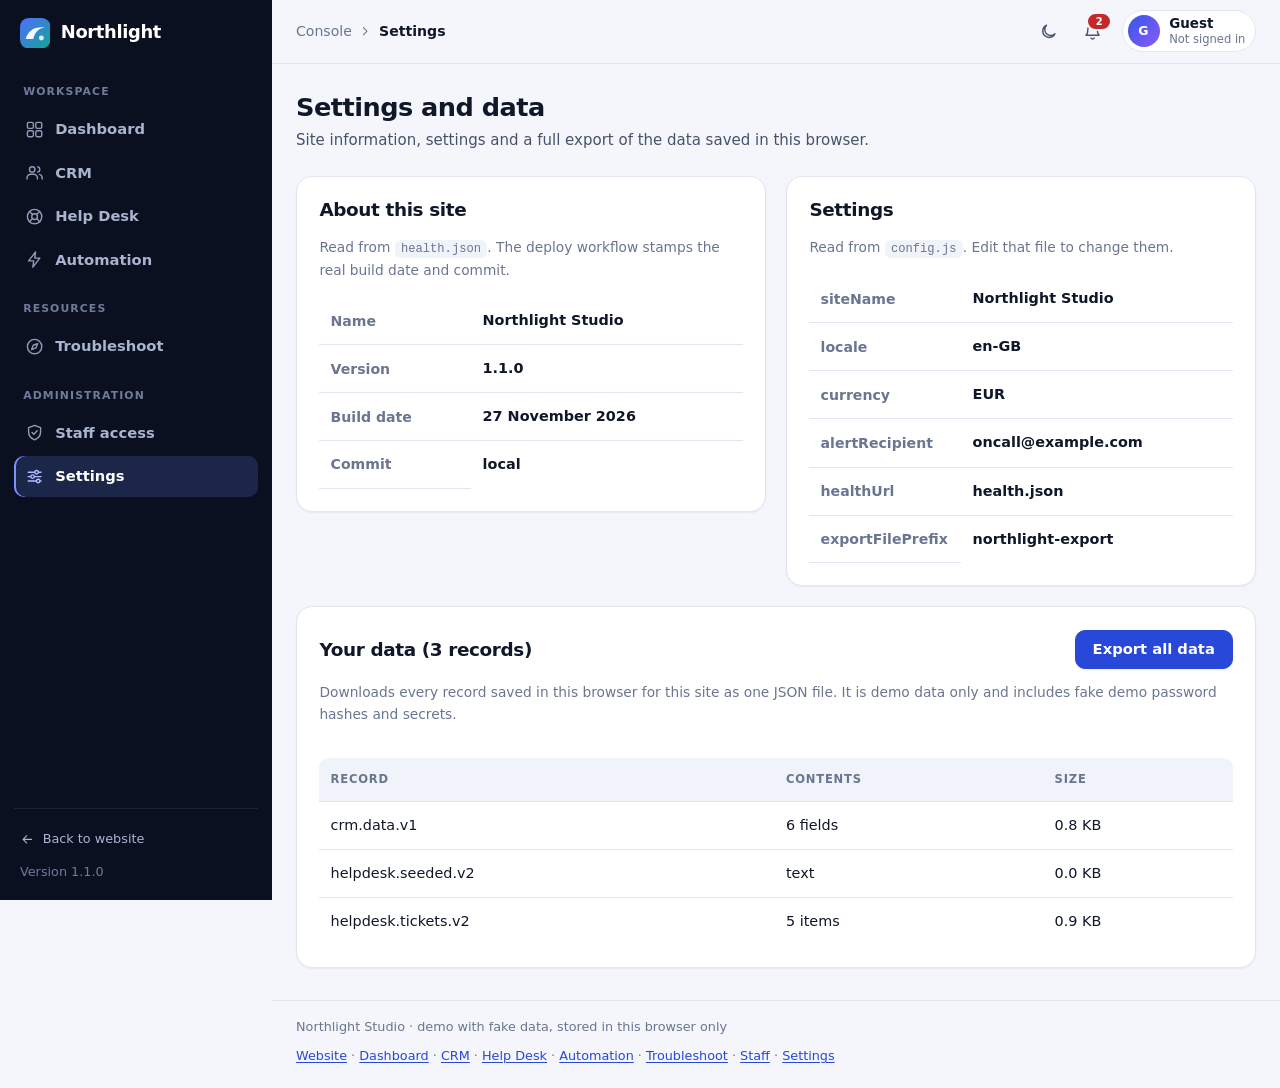
<file: settings.html>
<!doctype html>
<html lang="en">
<head>
  <meta charset="utf-8">
  <meta name="viewport" content="width=device-width, initial-scale=1">
  <link rel="icon" href="assets/favicon.svg" type="image/svg+xml">
  <meta name="theme-color" content="#0a1020">
  <title>Settings | Northlight Studio</title>
  <link rel="stylesheet" href="site.css">
  <script>try{var t=localStorage.getItem('ui.theme');if(t)document.documentElement.dataset.theme=t}catch(e){}</script>
</head>
<body>
  <a class="skip" href="#main">Skip to content</a>
  <div class="app">
    <aside class="sidebar" id="sidebar" aria-label="Primary">
      <div class="sidebar-head">
        <a class="brand" href="index.html"><svg class="logo" viewBox="0 0 32 32" aria-hidden="true"><defs><linearGradient id="lg" x1="0" y1="0" x2="1" y2="1"><stop offset="0" stop-color="#4f6dff"/><stop offset="1" stop-color="#12a594"/></linearGradient></defs><rect width="32" height="32" rx="9" fill="url(#lg)"/><path d="M6 22c3-9 9-13 20-12-6 1-10 4-12 12z" fill="#fff" opacity=".95"/><circle cx="22.5" cy="21" r="2.6" fill="#fff" opacity=".85"/></svg><span>Northlight</span></a>
        <button type="button" class="icon-btn sidebar-close" aria-label="Close menu"><i data-icon="x"></i></button>
      </div>
      <nav class="side-nav" aria-label="Main">
        <p class="side-label">Workspace</p>
        <a href="dashboard.html"><i data-icon="grid"></i>Dashboard</a>
        <a href="crm.html"><i data-icon="users"></i>CRM</a>
        <a href="helpdesk.html"><i data-icon="lifebuoy"></i>Help Desk</a>
        <a href="automation.html"><i data-icon="zap"></i>Automation</a>
        <p class="side-label">Resources</p>
        <a href="troubleshoot.html"><i data-icon="compass"></i>Troubleshoot</a>
        <p class="side-label">Administration</p>
        <a href="staff.html"><i data-icon="shield"></i>Staff access</a>
        <a href="settings.html" aria-current="page"><i data-icon="sliders"></i>Settings</a>
      </nav>
      <div class="sidebar-foot">
        <a href="index.html"><i data-icon="arrow-left"></i>Back to website</a>
        <span class="ver" id="verLabel">Northlight Console</span>
      </div>
    </aside>
    <div class="scrim" data-close-nav></div>
    <div class="main-col">
      <header class="topbar">
        <button type="button" class="icon-btn menu-btn" id="menuBtn" aria-label="Open menu" aria-controls="sidebar" aria-expanded="false"><i data-icon="menu"></i></button>
        <div class="crumbs"><span>Console</span><i data-icon="chevron"></i><strong>Settings</strong></div>
        <div class="top-actions">
          <button type="button" class="icon-btn" id="themeBtn" aria-label="Toggle theme"><i data-icon="moon"></i></button>
          <div class="notif">
            <button type="button" class="icon-btn" id="bellBtn" aria-label="Notifications" aria-expanded="false" aria-controls="bellPanel"><i data-icon="bell"></i><span class="dot" id="bellCount" hidden>0</span></button>
            <div class="popover" id="bellPanel" hidden>
              <header>Notifications</header>
              <ul></ul>
              <div class="allgood"><i data-icon="check"></i>You are all caught up.</div>
            </div>
          </div>
          <a class="profile" href="staff.html" id="profile"><span class="avatar" id="profAvatar">G</span><span class="who"><strong id="profName">Guest</strong><small id="profRole">Not signed in</small></span></a>
        </div>
      </header>
      <div class="page-head">
        <div>
          <h1>Settings and data</h1>
          <p>Site information, settings and a full export of the data saved in this browser.</p>
        </div>
      </div>
      <main class="page-body" id="main">
    <div class="grid">
      <section aria-labelledby="about-h">
        <h2 id="about-h">About this site</h2>
        <p class="hint">Read from <code>health.json</code>. The deploy workflow stamps the real build date and commit.</p>
        <table class="kv"><tbody id="aboutBody"></tbody></table>
      </section>
      <section aria-labelledby="cfg-h">
        <h2 id="cfg-h">Settings</h2>
        <p class="hint">Read from <code>config.js</code>. Edit that file to change them.</p>
        <table class="kv"><tbody id="configBody"></tbody></table>
      </section>
    </div>

    <section aria-labelledby="data-h">
      <div class="row" style="justify-content: space-between">
        <h2 id="data-h" style="margin:0">Your data (<span id="recordCount">0</span> records)</h2>
        <button type="button" id="exportBtn">Export all data</button>
      </div>
      <p class="hint" style="margin-top:.75rem">Downloads every record saved in this browser for this site as one JSON file. It is demo data only and includes fake demo password hashes and secrets.</p>
      <p class="msg" id="exportStatus" role="status"></p>
      <div class="table-wrap"><table><thead><tr><th>Record</th><th>Contents</th><th>Size</th></tr></thead><tbody id="dataBody"></tbody></table></div>
    </section>
  
      </main>
      <footer class="app-foot"><span>Northlight Studio · demo with fake data, stored in this browser only</span><span><a href="index.html">Website</a> · <a href="dashboard.html">Dashboard</a> · <a href="crm.html">CRM</a> · <a href="helpdesk.html">Help Desk</a> · <a href="automation.html">Automation</a> · <a href="troubleshoot.html">Troubleshoot</a> · <a href="staff.html">Staff</a> · <a href="settings.html">Settings</a></span></footer>
    </div>
  </div>

  <script src="config.js"></script>
  <script src="settings.js"></script>
  <script src="ui.js"></script>
</body>
</html>
</file>
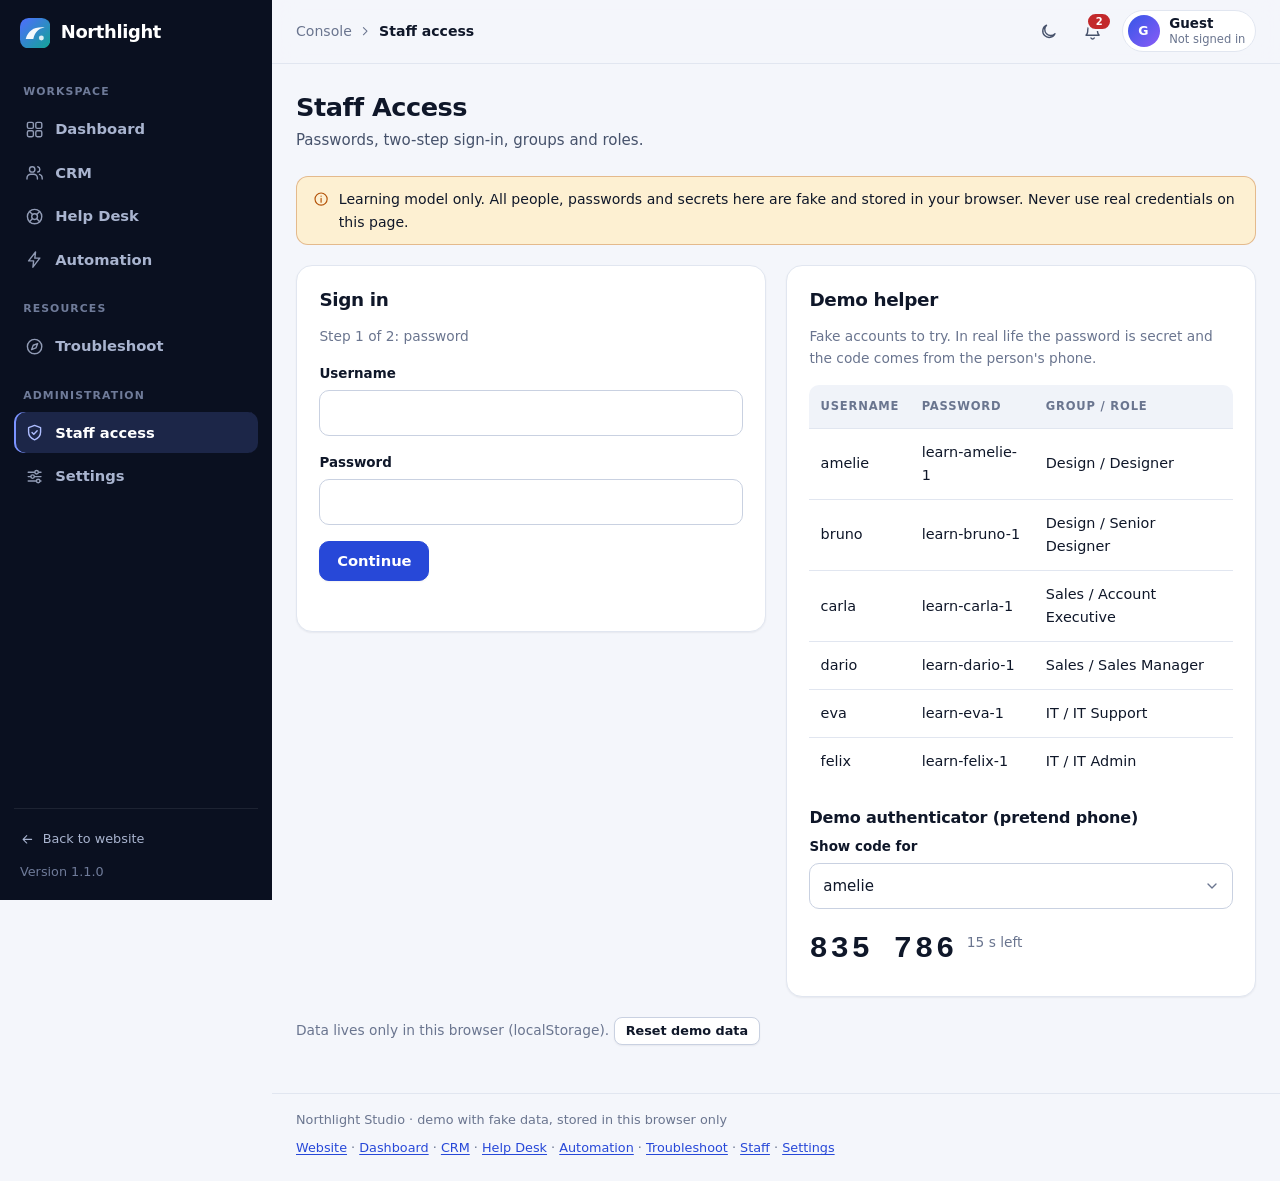
<file: staff.html>
<!doctype html>
<html lang="en">
<head>
  <meta charset="utf-8">
  <meta name="viewport" content="width=device-width, initial-scale=1">
  <link rel="icon" href="assets/favicon.svg" type="image/svg+xml">
  <meta name="theme-color" content="#0a1020">
  <title>Staff access | Northlight Studio</title>
  <link rel="stylesheet" href="site.css">
  <script>try{var t=localStorage.getItem('ui.theme');if(t)document.documentElement.dataset.theme=t}catch(e){}</script>
</head>
<body>
  <a class="skip" href="#main">Skip to content</a>
  <div class="app">
    <aside class="sidebar" id="sidebar" aria-label="Primary">
      <div class="sidebar-head">
        <a class="brand" href="index.html"><svg class="logo" viewBox="0 0 32 32" aria-hidden="true"><defs><linearGradient id="lg" x1="0" y1="0" x2="1" y2="1"><stop offset="0" stop-color="#4f6dff"/><stop offset="1" stop-color="#12a594"/></linearGradient></defs><rect width="32" height="32" rx="9" fill="url(#lg)"/><path d="M6 22c3-9 9-13 20-12-6 1-10 4-12 12z" fill="#fff" opacity=".95"/><circle cx="22.5" cy="21" r="2.6" fill="#fff" opacity=".85"/></svg><span>Northlight</span></a>
        <button type="button" class="icon-btn sidebar-close" aria-label="Close menu"><i data-icon="x"></i></button>
      </div>
      <nav class="side-nav" aria-label="Main">
        <p class="side-label">Workspace</p>
        <a href="dashboard.html"><i data-icon="grid"></i>Dashboard</a>
        <a href="crm.html"><i data-icon="users"></i>CRM</a>
        <a href="helpdesk.html"><i data-icon="lifebuoy"></i>Help Desk</a>
        <a href="automation.html"><i data-icon="zap"></i>Automation</a>
        <p class="side-label">Resources</p>
        <a href="troubleshoot.html"><i data-icon="compass"></i>Troubleshoot</a>
        <p class="side-label">Administration</p>
        <a href="staff.html" aria-current="page"><i data-icon="shield"></i>Staff access</a>
        <a href="settings.html"><i data-icon="sliders"></i>Settings</a>
      </nav>
      <div class="sidebar-foot">
        <a href="index.html"><i data-icon="arrow-left"></i>Back to website</a>
        <span class="ver" id="verLabel">Northlight Console</span>
      </div>
    </aside>
    <div class="scrim" data-close-nav></div>
    <div class="main-col">
      <header class="topbar">
        <button type="button" class="icon-btn menu-btn" id="menuBtn" aria-label="Open menu" aria-controls="sidebar" aria-expanded="false"><i data-icon="menu"></i></button>
        <div class="crumbs"><span>Console</span><i data-icon="chevron"></i><strong>Staff access</strong></div>
        <div class="top-actions">
          <button type="button" class="icon-btn" id="themeBtn" aria-label="Toggle theme"><i data-icon="moon"></i></button>
          <div class="notif">
            <button type="button" class="icon-btn" id="bellBtn" aria-label="Notifications" aria-expanded="false" aria-controls="bellPanel"><i data-icon="bell"></i><span class="dot" id="bellCount" hidden>0</span></button>
            <div class="popover" id="bellPanel" hidden>
              <header>Notifications</header>
              <ul></ul>
              <div class="allgood"><i data-icon="check"></i>You are all caught up.</div>
            </div>
          </div>
          <a class="profile" href="staff.html" id="profile"><span class="avatar" id="profAvatar">G</span><span class="who"><strong id="profName">Guest</strong><small id="profRole">Not signed in</small></span></a>
        </div>
      </header>
      <div class="page-head">
        <div>
          <h1>Staff Access</h1>
          <p>Passwords, two-step sign-in, groups and roles.</p>
        </div>
      </div>
      <main class="page-body" id="main">
        <div class="notice" role="note"><i data-icon="info"></i><span>Learning model only. All people, passwords and secrets here are fake and stored in your browser. Never use real credentials on this page.</span></div>
    <p id="fatal" class="msg bad" hidden>This page needs the browser's Web Crypto API, which only works on https:// or localhost.</p>

    <div class="grid" id="signin">
      <section aria-labelledby="si-h">
        <h2 id="si-h">Sign in</h2>
        <form id="step1" novalidate>
          <p class="hint">Step 1 of 2: password</p>
          <label>Username <input id="username" autocomplete="username" autocapitalize="none"></label>
          <label>Password <input id="password" type="password" autocomplete="current-password"></label>
          <button type="submit">Continue</button>
          <p class="msg" id="msg1" role="status"></p>
        </form>
        <form id="step2" hidden novalidate>
          <p class="hint">Step 2 of 2: one-time code</p>
          <label>6-digit code <input id="code" inputmode="numeric" maxlength="6" autocomplete="one-time-code"></label>
          <div class="row"><button type="submit">Sign in</button><button type="button" class="secondary" id="back">Back</button></div>
          <p class="msg" id="msg2" role="status"></p>
        </form>
      </section>

      <section aria-labelledby="demo-h">
        <h2 id="demo-h">Demo helper</h2>
        <p class="hint">Fake accounts to try. In real life the password is secret and the code comes from the person's phone.</p>
        <table><thead><tr><th>Username</th><th>Password</th><th>Group / role</th></tr></thead><tbody id="demoBody"></tbody></table>
        <h3>Demo authenticator (pretend phone)</h3>
        <label>Show code for <select id="authUser"></select></label>
        <div class="row"><span class="code" id="authCode">------</span><span class="hint" id="authLeft"></span></div>
      </section>
    </div>

    <div id="app" hidden>
      <section aria-labelledby="app-h">
        <div class="row" style="justify-content: space-between">
          <div><h2 id="app-h" style="margin:0">Welcome, <span id="who"></span></h2><span class="hint" id="whoMeta"></span></div>
          <div class="row"><button type="button" id="openAdmin">Admin section</button><button type="button" class="secondary" id="signout">Sign out</button></div>
        </div>
        <p class="msg bad" id="adminDenied" role="alert"></p>
        <h3>Colleagues</h3>
        <table><thead><tr><th>Name</th><th>Group</th><th>Role</th></tr></thead><tbody id="dir"></tbody></table>
      </section>

      <section id="admin" hidden aria-labelledby="ad-h" style="margin-top:1.25rem">
        <h2 id="ad-h">Admin section (IT only)</h2>
        <table><thead><tr><th>User</th><th>Name</th><th>Group</th><th>Role</th><th>Status</th><th></th></tr></thead><tbody id="adminBody"></tbody></table>
        <h3>Joiner</h3>
        <form id="joiner" class="row" novalidate>
          <label style="flex:2;min-width:10rem">Full name <input id="jName" maxlength="60" autocomplete="off"></label>
          <label style="flex:1;min-width:8rem">Group <select id="jGroup"></select></label>
          <label style="flex:1;min-width:10rem">Role <select id="jRole"></select></label>
          <button type="submit">Add joiner</button>
        </form>
        <div id="joinerResult" hidden></div>
        <p class="msg" id="adminMsg" role="status"></p>
        <h3>Recent activity</h3>
        <ul id="log"></ul>
      </section>
    </div>

    <p class="hint">Data lives only in this browser (localStorage). <button type="button" class="secondary small" id="reset">Reset demo data</button></p>
  
      </main>
      <footer class="app-foot"><span>Northlight Studio · demo with fake data, stored in this browser only</span><span><a href="index.html">Website</a> · <a href="dashboard.html">Dashboard</a> · <a href="crm.html">CRM</a> · <a href="helpdesk.html">Help Desk</a> · <a href="automation.html">Automation</a> · <a href="troubleshoot.html">Troubleshoot</a> · <a href="staff.html">Staff</a> · <a href="settings.html">Settings</a></span></footer>
    </div>
  </div>

  <script src="staff.js"></script>
  <script src="ui.js"></script>
</body>
</html>
</file>
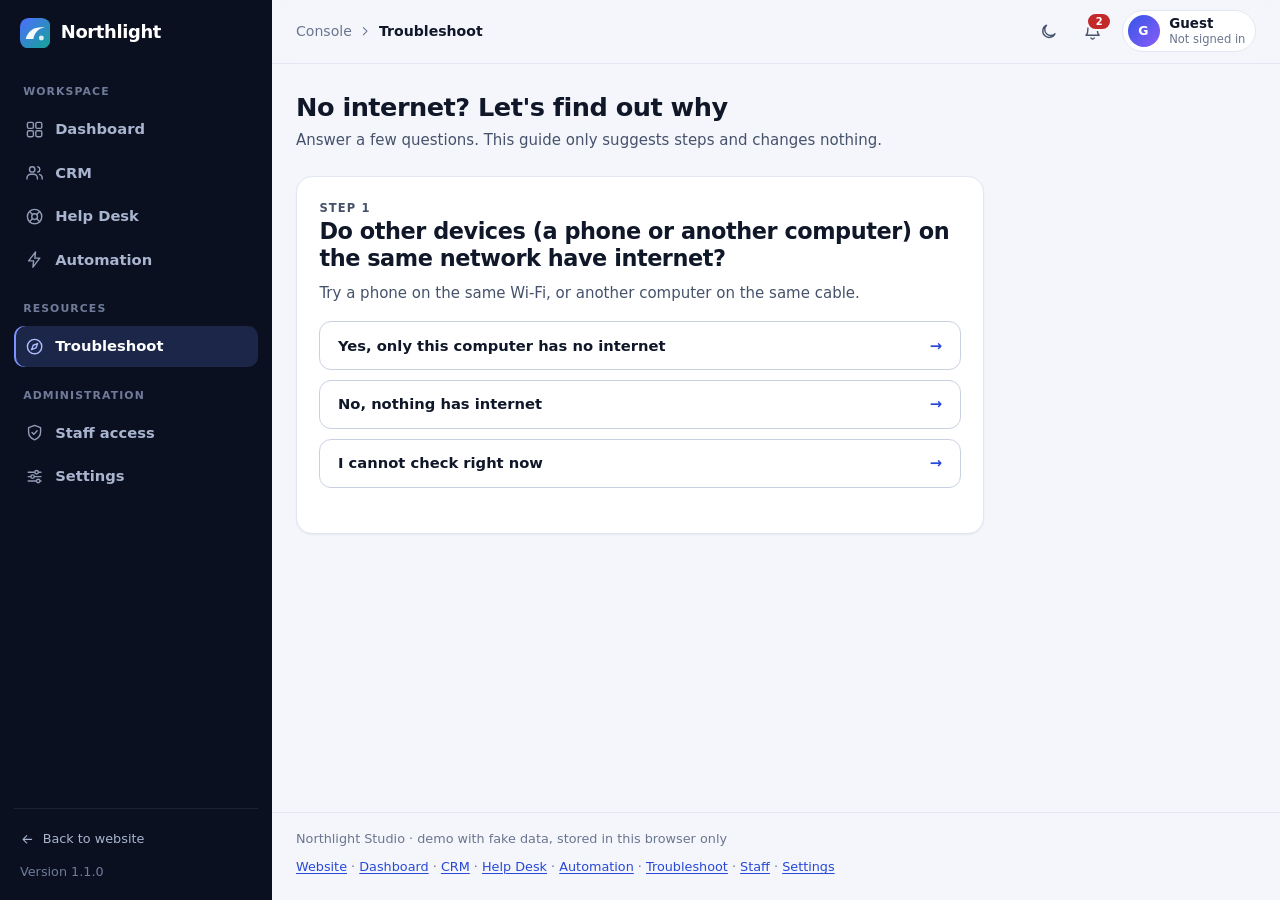
<file: troubleshoot.html>
<!doctype html>
<html lang="en">
<head>
  <meta charset="utf-8">
  <meta name="viewport" content="width=device-width, initial-scale=1">
  <link rel="icon" href="assets/favicon.svg" type="image/svg+xml">
  <meta name="theme-color" content="#0a1020">
  <title>Troubleshoot | Northlight Studio</title>
  <link rel="stylesheet" href="site.css">
  <script>try{var t=localStorage.getItem('ui.theme');if(t)document.documentElement.dataset.theme=t}catch(e){}</script>
</head>
<body>
  <a class="skip" href="#main">Skip to content</a>
  <div class="app">
    <aside class="sidebar" id="sidebar" aria-label="Primary">
      <div class="sidebar-head">
        <a class="brand" href="index.html"><svg class="logo" viewBox="0 0 32 32" aria-hidden="true"><defs><linearGradient id="lg" x1="0" y1="0" x2="1" y2="1"><stop offset="0" stop-color="#4f6dff"/><stop offset="1" stop-color="#12a594"/></linearGradient></defs><rect width="32" height="32" rx="9" fill="url(#lg)"/><path d="M6 22c3-9 9-13 20-12-6 1-10 4-12 12z" fill="#fff" opacity=".95"/><circle cx="22.5" cy="21" r="2.6" fill="#fff" opacity=".85"/></svg><span>Northlight</span></a>
        <button type="button" class="icon-btn sidebar-close" aria-label="Close menu"><i data-icon="x"></i></button>
      </div>
      <nav class="side-nav" aria-label="Main">
        <p class="side-label">Workspace</p>
        <a href="dashboard.html"><i data-icon="grid"></i>Dashboard</a>
        <a href="crm.html"><i data-icon="users"></i>CRM</a>
        <a href="helpdesk.html"><i data-icon="lifebuoy"></i>Help Desk</a>
        <a href="automation.html"><i data-icon="zap"></i>Automation</a>
        <p class="side-label">Resources</p>
        <a href="troubleshoot.html" aria-current="page"><i data-icon="compass"></i>Troubleshoot</a>
        <p class="side-label">Administration</p>
        <a href="staff.html"><i data-icon="shield"></i>Staff access</a>
        <a href="settings.html"><i data-icon="sliders"></i>Settings</a>
      </nav>
      <div class="sidebar-foot">
        <a href="index.html"><i data-icon="arrow-left"></i>Back to website</a>
        <span class="ver" id="verLabel">Northlight Console</span>
      </div>
    </aside>
    <div class="scrim" data-close-nav></div>
    <div class="main-col">
      <header class="topbar">
        <button type="button" class="icon-btn menu-btn" id="menuBtn" aria-label="Open menu" aria-controls="sidebar" aria-expanded="false"><i data-icon="menu"></i></button>
        <div class="crumbs"><span>Console</span><i data-icon="chevron"></i><strong>Troubleshoot</strong></div>
        <div class="top-actions">
          <button type="button" class="icon-btn" id="themeBtn" aria-label="Toggle theme"><i data-icon="moon"></i></button>
          <div class="notif">
            <button type="button" class="icon-btn" id="bellBtn" aria-label="Notifications" aria-expanded="false" aria-controls="bellPanel"><i data-icon="bell"></i><span class="dot" id="bellCount" hidden>0</span></button>
            <div class="popover" id="bellPanel" hidden>
              <header>Notifications</header>
              <ul></ul>
              <div class="allgood"><i data-icon="check"></i>You are all caught up.</div>
            </div>
          </div>
          <a class="profile" href="staff.html" id="profile"><span class="avatar" id="profAvatar">G</span><span class="who"><strong id="profName">Guest</strong><small id="profRole">Not signed in</small></span></a>
        </div>
      </header>
      <div class="page-head">
        <div>
          <h1>No internet? Let's find out why</h1>
          <p>Answer a few questions. This guide only suggests steps and changes nothing.</p>
        </div>
      </div>
      <main class="page-body narrow" id="main">
    <div class="card" id="card" aria-live="polite"></div>
  
      </main>
      <footer class="app-foot"><span>Northlight Studio · demo with fake data, stored in this browser only</span><span><a href="index.html">Website</a> · <a href="dashboard.html">Dashboard</a> · <a href="crm.html">CRM</a> · <a href="helpdesk.html">Help Desk</a> · <a href="automation.html">Automation</a> · <a href="troubleshoot.html">Troubleshoot</a> · <a href="staff.html">Staff</a> · <a href="settings.html">Settings</a></span></footer>
    </div>
  </div>

  <script>
    // Decision tree: each node is a question (options) or a result (fix / escalate).
    const TREE = {
      start: { q: 'Do other devices (a phone or another computer) on the same network have internet?',
        help: 'Try a phone on the same Wi-Fi, or another computer on the same cable.',
        options: [
          { label: 'Yes, only this computer has no internet', next: 'pcWifi' },
          { label: 'No, nothing has internet', next: 'routerLights' },
          { label: 'I cannot check right now', next: 'pcWifi' } ] },

      // ----- Only this computer -----
      pcWifi: { q: 'Is Airplane mode on, or is Wi-Fi switched off (or the network cable unplugged)?',
        options: [
          { label: 'Yes, that was it', next: 'fixSwitch' },
          { label: 'No, Wi-Fi or cable looks connected', next: 'pcVpn' } ] },
      pcVpn: { q: 'Are you using a VPN or proxy?',
        options: [
          { label: 'Yes', next: 'pcVpnOff' },
          { label: 'No', next: 'pcIp' } ] },
      pcVpnOff: { q: 'Disconnect the VPN or proxy and try a website again. Did it work?',
        options: [
          { label: 'Yes, the website loads', next: 'fixVpn' },
          { label: 'No, still nothing', next: 'pcIp' } ] },
      pcIp: { q: 'Open http://1.1.1.1 in your browser. Does a page appear?',
        help: 'This tests the internet connection without needing website names (DNS).',
        options: [
          { label: 'Yes, the page opens', next: 'fixDns' },
          { label: 'No, it does not open', next: 'pcRestart' } ] },
      pcRestart: { q: 'Restart this computer, wait a minute and try again. Did it fix it?',
        options: [
          { label: 'Yes', next: 'fixRestart' },
          { label: 'No', next: 'escalateTool' } ] },

      // ----- Nothing has internet -----
      routerLights: { q: 'Are the lights on your router (or modem) on?',
        options: [
          { label: 'No, the router has no lights', next: 'fixPower' },
          { label: 'Yes, lights are on', next: 'routerWan' } ] },
      routerWan: { q: 'Is the internet / WAN light off, red or blinking in an unusual way?',
        help: 'Check your router manual or label if you are not sure which light is the internet light.',
        options: [
          { label: 'Yes, the internet light is off or red', next: 'routerCable' },
          { label: 'No, it looks normal', next: 'routerRestart' } ] },
      routerCable: { q: 'Check that the cable from the wall or modem into the router is firmly plugged in at both ends. Is it now working?',
        options: [
          { label: 'Yes', next: 'fixCable' },
          { label: 'No', next: 'routerRestart' } ] },
      routerRestart: { q: 'Switch the router off at the power, wait 30 seconds, switch it on and wait 3 minutes. Is the internet back?',
        options: [
          { label: 'Yes', next: 'fixRouterRestart' },
          { label: 'No', next: 'escalateIsp' } ] },

      // ----- Results -----
      fixSwitch: { result: 'fix', title: 'Turn the connection back on', text: 'Switch off Airplane mode, turn Wi-Fi on or plug the cable back in, then try a website again.' },
      fixVpn: { result: 'fix', title: 'The VPN or proxy was blocking you', text: 'Leave it off for now. If you need it, check its settings or ask whoever manages it.' },
      fixDns: { result: 'fix', title: 'Probably a DNS problem', text: 'The internet works but website names do not. Restarting the router often fixes it. If it keeps happening, ask your IT contact about the DNS server setting. Run the network doctor below to confirm.', tool: true },
      fixRestart: { result: 'fix', title: 'Fixed by restarting', text: 'The connection was stuck. If it happens often, note when it does and tell your IT contact.' },
      fixPower: { result: 'fix', title: 'The router has no power', text: 'Check the power cable and socket, and try another socket. If it still has no lights, the router may be broken.' },
      fixCable: { result: 'fix', title: 'A loose cable was the cause', text: 'Leave the cable firmly plugged in. If it drops again, the cable may need replacing.' },
      fixRouterRestart: { result: 'fix', title: 'Fixed by restarting the router', text: 'The router had stalled. If it needs this often, ask your provider to check the line.' },
      escalateTool: { result: 'escalate', title: 'Run the network doctor', text: 'Open a terminal in the project folder and run the command below. It checks the router, then 1.1.1.1, then a website name, and tells you the first step that fails. Send that result to your IT contact.', tool: true },
      escalateIsp: { result: 'escalate', title: 'Contact your internet provider', text: 'Your router looks fine but there is no internet, so the problem is probably on the provider\'s side. Check their status page or phone them, and tell them you already restarted the router.' }
    };

    const card = document.getElementById('card');
    let path = ['start']; // history of node ids; last is current

    function el(tag, cls, text) { const e = document.createElement(tag); if (cls) e.className = cls; if (text != null) e.textContent = text; return e; }

    function render() {
      const id = path[path.length - 1];
      const node = TREE[id];
      card.replaceChildren();
      card.className = 'card' + (node.result ? ' result' + (node.result === 'escalate' ? ' escalate' : '') : '');
      card.append(el('p', 'trail', 'Step ' + path.length));

      if (node.result) {
        card.append(el('span', 'tag', node.result === 'fix' ? 'Likely fix' : 'Next step'));
        card.append(el('h2', null, node.title), el('p', 'help', node.text));
        if (node.tool) { const p = el('p'); p.append(el('code', null, 'node tools/network-doctor.js')); card.append(p); }
      } else {
        card.append(el('h2', null, node.q));
        if (node.help) card.append(el('p', 'help', node.help));
        const opts = el('div', 'options');
        node.options.forEach(o => {
          const b = el('button', null, o.label);
          b.type = 'button';
          b.addEventListener('click', () => { path.push(o.next); render(); });
          opts.append(b);
        });
        card.append(opts);
      }

      const nav = el('div', 'nav');
      if (path.length > 1) {
        const back = el('button', null, 'Back'); back.type = 'button';
        back.addEventListener('click', () => { path.pop(); render(); });
        nav.append(back);
        const again = el('button', node.result ? 'primary' : null, 'Start over'); again.type = 'button';
        again.addEventListener('click', () => { path = ['start']; render(); });
        nav.append(again);
      }
      card.append(nav);
      const h = card.querySelector('h2'); h.tabIndex = -1; h.focus();
    }
    render();
  </script>
  <script src="ui.js"></script>
</body>
</html>
</file>
<file: site.css>
/* ==========================================================================
   Northlight Console design system
   Cobalt primary, aurora-teal accent, cool slate neutrals, deep ink sidebar.
   System fonts only; no outside resources. Re-skin the site by editing the tokens below.
   ========================================================================== */

/* ---------- Tokens ---------- */
:root {
  color-scheme: light;
  --bg: #f4f6fb; --surface: #ffffff; --surface-2: #f0f3f9; --surface-3: #e6eaf3;
  --border: #e1e6f0; --border-strong: #c9d1e1;
  --text: #0f1729; --text-2: #46526b; --text-3: #6a758f;
  --primary: #2748d8; --primary-hover: #1f3bb5; --primary-soft: #e8edff; --on-primary: #ffffff;
  --accent: #0f9d8a; --accent-soft: #daf5f0;
  --success: #17803d; --success-soft: #dcf5e4;
  --warning: #b45309; --warning-soft: #fdf0d2;
  --danger: #c3292b; --danger-soft: #fde6e6;
  --ink: #0a1020; --ink-2: #121b33;
  --side-bg: #0a1020; --side-text: #a9b4cf; --side-strong: #ffffff; --side-hover: rgba(255, 255, 255, .06); --side-active: rgba(110, 140, 255, .18); --side-line: rgba(255, 255, 255, .08);
  /* chart series */
  --c1: #3556e8; --c2: #12a594; --c3: #8a5cf6; --c4: #e8a317; --c5: #e0454b; --c6: #8b96b0;
  --r-sm: 8px; --r: 12px; --r-lg: 16px;
  --shadow-sm: 0 1px 2px rgba(15, 23, 41, .06);
  --shadow: 0 1px 2px rgba(15, 23, 41, .05), 0 10px 28px -12px rgba(15, 23, 41, .16);
  --shadow-pop: 0 18px 48px -12px rgba(15, 23, 41, .28);
  --font: ui-sans-serif, system-ui, -apple-system, "Segoe UI Variable Text", "Segoe UI", Roboto, "Helvetica Neue", Arial, sans-serif;
  --font-display: ui-sans-serif, system-ui, -apple-system, "Segoe UI Variable Display", "Segoe UI", Roboto, "Helvetica Neue", Arial, sans-serif;
  --mono: ui-monospace, "Cascadia Mono", "SF Mono", Consolas, monospace;
}
:root[data-theme="dark"] {
  color-scheme: dark;
  --bg: #090e1b; --surface: #111a2e; --surface-2: #17223a; --surface-3: #1e2b47;
  --border: #243252; --border-strong: #35466d;
  --text: #e9eefa; --text-2: #aab6d3; --text-3: #8795b6;
  --primary: #7b93ff; --primary-hover: #94a8ff; --primary-soft: rgba(123, 147, 255, .16); --on-primary: #0a1020;
  --accent: #35cdb8; --accent-soft: rgba(53, 205, 184, .14);
  --success: #5ad483; --success-soft: rgba(90, 212, 131, .14);
  --warning: #f0b449; --warning-soft: rgba(240, 180, 73, .15);
  --danger: #ff7d78; --danger-soft: rgba(255, 125, 120, .15);
  --side-bg: #070b16;
  --c1: #7b93ff; --c2: #35cdb8; --c3: #b093ff; --c4: #f0b449; --c5: #ff7d78; --c6: #8795b6;
  --shadow-sm: 0 1px 2px rgba(0, 0, 0, .4);
  --shadow: 0 1px 2px rgba(0, 0, 0, .4), 0 12px 30px -12px rgba(0, 0, 0, .6);
  --shadow-pop: 0 18px 48px -12px rgba(0, 0, 0, .7);
}
@media (prefers-color-scheme: dark) {
  :root:not([data-theme="light"]) {
    color-scheme: dark;
    --bg: #090e1b; --surface: #111a2e; --surface-2: #17223a; --surface-3: #1e2b47;
    --border: #243252; --border-strong: #35466d;
    --text: #e9eefa; --text-2: #aab6d3; --text-3: #8795b6;
    --primary: #7b93ff; --primary-hover: #94a8ff; --primary-soft: rgba(123, 147, 255, .16); --on-primary: #0a1020;
    --accent: #35cdb8; --accent-soft: rgba(53, 205, 184, .14);
    --success: #5ad483; --success-soft: rgba(90, 212, 131, .14);
    --warning: #f0b449; --warning-soft: rgba(240, 180, 73, .15);
    --danger: #ff7d78; --danger-soft: rgba(255, 125, 120, .15);
    --side-bg: #070b16;
    --c1: #7b93ff; --c2: #35cdb8; --c3: #b093ff; --c4: #f0b449; --c5: #ff7d78; --c6: #8795b6;
    --shadow-sm: 0 1px 2px rgba(0, 0, 0, .4);
    --shadow: 0 1px 2px rgba(0, 0, 0, .4), 0 12px 30px -12px rgba(0, 0, 0, .6);
    --shadow-pop: 0 18px 48px -12px rgba(0, 0, 0, .7);
  }
}

/* ---------- Base ---------- */
* { box-sizing: border-box; }
html { scroll-behavior: smooth; scroll-padding-top: 5rem; }
body { margin: 0; font-family: var(--font); font-size: 15px; line-height: 1.6; background: var(--bg); color: var(--text); -webkit-text-size-adjust: 100%; -webkit-font-smoothing: antialiased; text-rendering: optimizeLegibility; }
h1, h2, h3, h4 { font-family: var(--font-display); color: var(--text); line-height: 1.2; letter-spacing: -.02em; font-weight: 650; margin: 0; }
h2 { font-size: 1.15rem; margin-bottom: .9rem; }
h3 { font-size: 1rem; margin: 1.4rem 0 .6rem; letter-spacing: -.01em; }
p { margin: 0 0 .75rem; }
a { color: var(--primary); text-underline-offset: .18em; text-decoration-thickness: 1px; }
a:hover { text-decoration-thickness: 2px; }
img, svg { max-width: 100%; }
[hidden] { display: none !important; }
:focus-visible { outline: 2px solid var(--primary); outline-offset: 2px; border-radius: 6px; }
::selection { background: var(--primary-soft); }
@media (prefers-reduced-motion: reduce) { html { scroll-behavior: auto; } *, *::before, *::after { animation: none !important; transition: none !important; } }
.skip { position: absolute; left: .75rem; top: -4rem; z-index: 100; background: var(--primary); color: var(--on-primary); padding: .6rem 1rem; border-radius: var(--r-sm); font-weight: 600; text-decoration: none; }
.skip:focus { top: .75rem; }
.wrap { max-width: 72rem; margin: 0 auto; padding: 0 1.25rem; }
.ico { width: 1.15em; height: 1.15em; flex: none; stroke: currentColor; fill: none; stroke-width: 1.75; stroke-linecap: round; stroke-linejoin: round; }
.num { font-variant-numeric: tabular-nums; }
code { font-family: var(--mono); background: var(--surface-2); padding: .12rem .4rem; border-radius: 6px; font-size: .88em; }

/* ---------- Buttons ---------- */
.btn, button { font: inherit; font-weight: 600; font-size: .92rem; line-height: 1.25; cursor: pointer; display: inline-flex; align-items: center; justify-content: center; gap: .45rem; text-decoration: none; padding: .6rem 1.05rem; border-radius: 10px; border: 1px solid var(--primary); background: var(--primary); color: var(--on-primary); box-shadow: var(--shadow-sm); transition: background .15s, border-color .15s, box-shadow .15s, transform .08s; }
.btn:hover, button:hover { background: var(--primary-hover); border-color: var(--primary-hover); }
.btn:active, button:active { transform: translateY(1px); }
button:disabled { opacity: .5; cursor: not-allowed; transform: none; }
.btn.secondary, button.secondary, .btn.ghost { background: var(--surface); color: var(--text); border-color: var(--border-strong); box-shadow: var(--shadow-sm); }
.btn.secondary:hover, button.secondary:hover, .btn.ghost:hover { background: var(--surface-2); border-color: var(--text-3); }
.btn.light { background: #fff; color: #0a1020; border-color: #fff; }
.btn.light:hover { background: #e9eefc; border-color: #e9eefc; }
.btn.outline-light { background: transparent; color: #fff; border-color: rgba(255, 255, 255, .35); box-shadow: none; }
.btn.outline-light:hover { background: rgba(255, 255, 255, .1); border-color: #fff; }
.btn.lg { padding: .8rem 1.4rem; font-size: 1rem; border-radius: 12px; }
button.small { padding: .3rem .7rem; font-size: .8rem; border-radius: 8px; }
button.danger { background: var(--surface); color: var(--danger); border-color: color-mix(in srgb, var(--danger) 45%, var(--border)); }
button.danger:hover { background: var(--danger); border-color: var(--danger); color: #fff; }
button.primary { background: var(--primary); color: var(--on-primary); }
.icon-btn { width: 2.4rem; height: 2.4rem; padding: 0; border-radius: 10px; background: transparent; color: var(--text-2); border: 1px solid transparent; box-shadow: none; position: relative; }
.icon-btn:hover { background: var(--surface-2); border-color: var(--border); color: var(--text); }
.icon-btn .ico { width: 1.2rem; height: 1.2rem; }
.dot { position: absolute; top: 3px; right: 2px; min-width: 1.1rem; height: 1.1rem; padding: 0 .25rem; border-radius: 999px; background: var(--danger); color: #fff; font-size: .68rem; font-weight: 700; line-height: 1.1rem; text-align: center; border: 2px solid var(--bg); box-sizing: content-box; }

/* ---------- Forms ---------- */
form { margin: 0; }
label { display: block; font-weight: 600; font-size: .84rem; color: var(--text); margin-bottom: 1rem; }
input, select, textarea { display: block; width: 100%; margin-top: .35rem; padding: .62rem .8rem; font: inherit; font-weight: 400; font-size: .94rem; color: var(--text); background: var(--surface); border: 1px solid var(--border-strong); border-radius: 10px; transition: border-color .15s, box-shadow .15s; }
select { appearance: none; padding-right: 2.2rem; background-image: url("data:image/svg+xml,%3Csvg xmlns='http://www.w3.org/2000/svg' width='16' height='16' viewBox='0 0 24 24' fill='none' stroke='%236a758f' stroke-width='2' stroke-linecap='round' stroke-linejoin='round'%3E%3Cpath d='M6 9l6 6 6-6'/%3E%3C/svg%3E"); background-repeat: no-repeat; background-position: right .7rem center; }
textarea { resize: vertical; min-height: 6rem; }
input:hover, select:hover, textarea:hover { border-color: var(--text-3); }
input:focus, select:focus, textarea:focus { outline: none; border-color: var(--primary); box-shadow: 0 0 0 4px color-mix(in srgb, var(--primary) 22%, transparent); }
input::placeholder, textarea::placeholder { color: var(--text-3); }
[aria-invalid="true"], .invalid { border-color: var(--danger); }
[aria-invalid="true"]:focus, .invalid:focus { box-shadow: 0 0 0 4px color-mix(in srgb, var(--danger) 22%, transparent); }
.err { display: block; color: var(--danger); font-weight: 500; font-size: .82rem; min-height: 1.05em; margin-top: .3rem; }
.err:empty { min-height: 0; margin: 0; }
.optional { font-weight: 400; color: var(--text-3); }
.hint { color: var(--text-3); font-size: .86rem; margin: 0 0 1rem; }
.msg { min-height: 1.2em; font-size: .88rem; font-weight: 500; margin: .65rem 0 0; }
.msg.good, #formStatus.ok { color: var(--success); } .msg.bad, #formStatus.bad { color: var(--danger); }
#formStatus { margin: 1rem 0 0; font-weight: 600; font-size: .92rem; }
.row { display: flex; flex-wrap: wrap; gap: .6rem; align-items: center; }
.inline-form { display: grid; grid-template-columns: repeat(auto-fit, minmax(10.5rem, 1fr)); gap: 0 1rem; align-items: end; }
.inline-form input, .inline-form select { height: 2.6rem; padding-top: 0; padding-bottom: 0; }
.inline-form button { margin-bottom: 1rem; justify-self: start; height: 2.6rem; }

/* ---------- Search, filter chips ---------- */
.toolbar { display: flex; flex-wrap: wrap; gap: .65rem; align-items: center; margin: 0 0 1rem; }
.search { position: relative; flex: 1 1 14rem; max-width: 24rem; }
.search .ico { position: absolute; left: .75rem; top: 50%; transform: translateY(-50%); width: 1.05rem; height: 1.05rem; color: var(--text-3); pointer-events: none; }
.search input { margin: 0; padding-left: 2.35rem; height: 2.4rem; }
.chips { display: flex; flex-wrap: wrap; gap: .35rem; }
.chip { background: var(--surface); color: var(--text-2); border: 1px solid var(--border-strong); box-shadow: none; font-size: .8rem; font-weight: 600; padding: .3rem .75rem; border-radius: 999px; }
.chip:hover { background: var(--surface-2); border-color: var(--text-3); }
.chip[aria-pressed="true"] { background: var(--primary-soft); color: var(--primary); border-color: color-mix(in srgb, var(--primary) 45%, transparent); }
.no-match { padding: 1.5rem 1rem; text-align: center; color: var(--text-3); border: 1px dashed var(--border-strong); border-radius: var(--r); margin-top: .5rem; }

/* ---------- Surfaces ---------- */
.panel, .page-body > section, .page-body > div > section, .card { background: var(--surface); border: 1px solid var(--border); border-radius: var(--r-lg); padding: 1.4rem; box-shadow: var(--shadow-sm); }
.notice { background: var(--warning-soft); color: var(--text); border: 1px solid color-mix(in srgb, var(--warning) 35%, transparent); border-radius: var(--r); padding: .7rem 1rem; font-size: .88rem; font-weight: 500; display: flex; gap: .6rem; align-items: flex-start; }
.notice .ico { color: var(--warning); margin-top: .15rem; }

/* ---------- Tables ---------- */
.table-wrap { overflow-x: auto; margin: 0 -.2rem; padding: 0 .2rem; }
table { width: 100%; border-collapse: collapse; font-size: .9rem; }
th, td { text-align: left; padding: .75rem .7rem; border-bottom: 1px solid var(--border); vertical-align: middle; overflow-wrap: break-word; }
th { color: var(--text-3); font-weight: 650; font-size: .72rem; text-transform: uppercase; letter-spacing: .07em; background: var(--surface-2); white-space: nowrap; }
thead th:first-child { border-top-left-radius: 10px; } thead th:last-child { border-top-right-radius: 10px; }
tbody tr { transition: background .12s; }
tbody tr:hover { background: color-mix(in srgb, var(--surface-2) 70%, transparent); }
tbody tr:last-child td { border-bottom: 0; }
tr.left td { color: var(--text-3); }
.table-wrap td:first-child { white-space: nowrap; font-variant-numeric: tabular-nums; }
td.empty { color: var(--text-3); text-align: center; padding: 2rem 1rem; white-space: normal !important; }
table.kv th { width: 9.5rem; background: transparent; text-transform: none; letter-spacing: 0; font-size: .88rem; color: var(--text-3); font-weight: 600; }
table.kv td { font-weight: 550; }
table.kv tr:hover { background: transparent; }
.status-select { width: auto; margin: 0; padding: .28rem 1.8rem .28rem .6rem; font-size: .84rem; font-weight: 550; border-radius: 8px; background-position: right .45rem center; }

/* ---------- Badges, pills ---------- */
.badge, .pill, .tag { display: inline-flex; align-items: center; gap: .3rem; padding: .16rem .6rem; border-radius: 999px; font-size: .72rem; font-weight: 700; letter-spacing: .01em; line-height: 1.4; white-space: nowrap; color: var(--on-primary); background: var(--primary); }
.pill { background: var(--success-soft); color: var(--success); }
.pill.Leaver { background: var(--surface-3); color: var(--text-2); }
.pill.bad { background: var(--danger-soft); color: var(--danger); }
.badge.P1, .badge.pr-Critical { background: var(--danger-soft); color: var(--danger); }
.badge.P2, .badge.pr-High { background: var(--warning-soft); color: var(--warning); }
.badge.P3, .badge.pr-Low { background: var(--success-soft); color: var(--success); }
.badge.pr-Medium { background: var(--primary-soft); color: var(--primary); }
.badge.overdue, .badge.tag-overdue { background: var(--danger); color: #fff; margin-left: .3rem; }
.tag { background: var(--success-soft); color: var(--success); text-transform: uppercase; letter-spacing: .05em; font-size: .68rem; margin-bottom: .75rem; }
.escalate .tag { background: var(--warning-soft); color: var(--warning); }

/* ---------- App shell ---------- */
.app { display: grid; grid-template-columns: 17rem minmax(0, 1fr); min-height: 100vh; }
.sidebar { position: sticky; top: 0; height: 100vh; display: flex; flex-direction: column; background: var(--side-bg); color: var(--side-text); padding: 1.1rem .85rem; overflow-y: auto; z-index: 50; }
.sidebar-head { display: flex; align-items: center; justify-content: space-between; padding: 0 .4rem 1.1rem; }
.brand { display: inline-flex; align-items: center; gap: .65rem; font-family: var(--font-display); font-weight: 750; font-size: 1.12rem; letter-spacing: -.02em; color: var(--side-strong); text-decoration: none; }
.brand .logo { width: 1.9rem; height: 1.9rem; flex: none; }
.sidebar .icon-btn { color: var(--side-text); } .sidebar .icon-btn:hover { background: var(--side-hover); border-color: transparent; color: #fff; }
.sidebar-close { display: none; }
.side-nav { display: grid; gap: .15rem; align-content: start; flex: 1; }
.side-label { margin: 1.1rem .6rem .35rem; font-size: .68rem; font-weight: 700; letter-spacing: .1em; text-transform: uppercase; color: #6f7b99; }
.side-nav a { display: flex; align-items: center; gap: .7rem; padding: .55rem .7rem; border-radius: 10px; color: var(--side-text); text-decoration: none; font-weight: 550; font-size: .92rem; transition: background .12s, color .12s; }
.side-nav a .ico { width: 1.2rem; height: 1.2rem; opacity: .85; }
.side-nav a:hover { background: var(--side-hover); color: #fff; }
.side-nav a[aria-current="page"] { background: var(--side-active); color: #fff; box-shadow: inset 2px 0 0 #7b93ff; }
.side-nav a[aria-current="page"] .ico { opacity: 1; color: #aebdff; }
.sidebar-foot { border-top: 1px solid var(--side-line); padding-top: .9rem; margin-top: 1rem; display: grid; gap: .5rem; font-size: .8rem; }
.sidebar-foot a { color: var(--side-text); text-decoration: none; display: inline-flex; gap: .5rem; align-items: center; padding: .3rem .4rem; border-radius: 8px; }
.sidebar-foot a:hover { color: #fff; background: var(--side-hover); }
.sidebar-foot .ver { padding: 0 .4rem; color: #6f7b99; }
.scrim { display: none; }
.main-col { min-width: 0; display: flex; flex-direction: column; }
.topbar { position: sticky; top: 0; z-index: 30; display: flex; align-items: center; gap: .75rem; padding: .65rem 1.5rem; background: color-mix(in srgb, var(--bg) 82%, transparent); backdrop-filter: saturate(1.5) blur(12px); -webkit-backdrop-filter: saturate(1.5) blur(12px); border-bottom: 1px solid var(--border); min-height: 3.6rem; }
.menu-btn { display: none; }
.crumbs { display: flex; align-items: center; gap: .4rem; color: var(--text-3); font-size: .88rem; min-width: 0; }
.crumbs strong { color: var(--text); font-weight: 650; white-space: nowrap; }
.crumbs .ico { width: .9rem; height: .9rem; }
.top-actions { margin-left: auto; display: flex; align-items: center; gap: .35rem; }
.notif { position: relative; }
.popover { position: absolute; right: 0; top: calc(100% + .5rem); width: min(22rem, calc(100vw - 2rem)); background: var(--surface); border: 1px solid var(--border); border-radius: var(--r); box-shadow: var(--shadow-pop); z-index: 60; overflow: hidden; }
.popover header { padding: .8rem 1rem; border-bottom: 1px solid var(--border); font-weight: 650; display: flex; justify-content: space-between; align-items: center; }
.popover ul { list-style: none; margin: 0; padding: .35rem; max-height: 20rem; overflow-y: auto; }
.popover li a { display: flex; gap: .7rem; padding: .6rem .65rem; border-radius: 10px; color: var(--text); text-decoration: none; font-size: .88rem; }
.popover li a:hover { background: var(--surface-2); }
.popover li .ico { margin-top: .15rem; }
.popover li small { display: block; color: var(--text-3); font-size: .78rem; }
.popover .tone-danger .ico { color: var(--danger); } .popover .tone-warning .ico { color: var(--warning); } .popover .tone-info .ico { color: var(--primary); }
.popover .allgood { padding: 1.4rem 1rem; text-align: center; color: var(--text-3); font-size: .88rem; }
.popover .allgood .ico { width: 1.6rem; height: 1.6rem; color: var(--success); display: block; margin: 0 auto .4rem; }
.profile { display: flex; align-items: center; gap: .6rem; padding: .25rem .6rem .25rem .3rem; border-radius: 999px; text-decoration: none; color: var(--text); border: 1px solid var(--border); background: var(--surface); margin-left: .25rem; }
.profile:hover { border-color: var(--border-strong); background: var(--surface-2); }
.avatar { width: 2rem; height: 2rem; border-radius: 50%; display: inline-grid; place-items: center; font-size: .78rem; font-weight: 700; color: #fff; background: linear-gradient(135deg, var(--c1), var(--c3)); flex: none; letter-spacing: .02em; }
.avatar.lg { width: 3.2rem; height: 3.2rem; font-size: 1.05rem; }
.who { display: grid; line-height: 1.2; text-align: left; }
.who strong { font-size: .84rem; font-weight: 650; } .who small { font-size: .72rem; color: var(--text-3); }
.page-head { padding: 1.75rem 1.5rem .25rem; display: flex; flex-wrap: wrap; align-items: flex-end; justify-content: space-between; gap: 1rem; }
.page-head h1 { font-size: 1.6rem; }
.page-head p { color: var(--text-2); margin: .35rem 0 0; max-width: 42rem; }
.page-head .actions { display: flex; gap: .6rem; flex-wrap: wrap; }
.page-body { padding: 1.25rem 1.5rem 2rem; display: grid; gap: 1.25rem; align-content: start; width: 100%; max-width: 80rem; }
.page-body.narrow { max-width: 46rem; }
.app-foot { margin-top: auto; padding: 1rem 1.5rem 1.4rem; color: var(--text-3); font-size: .8rem; border-top: 1px solid var(--border); display: flex; justify-content: space-between; flex-wrap: wrap; gap: .5rem; }
.layout { grid-template-columns: 22rem minmax(0, 1fr); align-items: start; }
.grid { display: grid; gap: 1.25rem; grid-template-columns: 1fr 1fr; align-items: start; }

@media (max-width: 64rem) {
  .app { grid-template-columns: minmax(0, 1fr); }
  .sidebar { position: fixed; left: 0; top: 0; bottom: 0; width: 17.5rem; transform: translateX(-102%); transition: transform .22s ease; box-shadow: var(--shadow-pop); }
  body.nav-open .sidebar { transform: none; }
  .sidebar-close, .menu-btn { display: inline-flex; }
  .scrim { display: block; position: fixed; inset: 0; background: rgba(5, 9, 20, .55); opacity: 0; pointer-events: none; transition: opacity .2s; z-index: 40; }
  body.nav-open .scrim { opacity: 1; pointer-events: auto; }
  body.nav-open { overflow: hidden; }
  .topbar, .page-head, .page-body, .app-foot { padding-left: 1rem; padding-right: 1rem; }
}
@media (max-width: 56rem) { .layout, .grid { grid-template-columns: minmax(0, 1fr); } }
@media (max-width: 40rem) {
  .who { display: none; } .profile { padding: .2rem; }
  .crumbs span, .crumbs .ico { display: none; }
  .page-head h1 { font-size: 1.4rem; }
}

/* ---------- Tabs ---------- */
.tabs { display: flex; gap: .25rem; padding: .25rem; background: var(--surface-3); border-radius: 12px; width: fit-content; max-width: 100%; overflow-x: auto; scrollbar-width: none; }
.tabs::-webkit-scrollbar { display: none; }
.tab { background: transparent; color: var(--text-2); border: 0; box-shadow: none; font-weight: 600; font-size: .86rem; padding: .5rem .95rem; border-radius: 9px; white-space: nowrap; }
.tab:hover { background: color-mix(in srgb, var(--surface) 60%, transparent); color: var(--text); }
.tab[aria-selected="true"] { background: var(--surface); color: var(--text); box-shadow: var(--shadow-sm); }

/* ---------- Stat tiles and cards ---------- */
.tiles { display: grid; grid-template-columns: repeat(auto-fit, minmax(11rem, 1fr)); gap: .9rem; margin-bottom: 1.4rem; }
.tile { background: var(--surface-2); border: 1px solid var(--border); border-radius: var(--r); padding: .9rem 1rem; display: grid; gap: .1rem; }
.tile strong { font-family: var(--font-display); font-size: 1.35rem; font-weight: 650; letter-spacing: -.02em; font-variant-numeric: tabular-nums; }
.tile span { color: var(--text-3); font-size: .8rem; font-weight: 550; }
.stats { display: grid; grid-template-columns: repeat(auto-fit, minmax(13rem, 1fr)); gap: 1rem; }
.stat { background: var(--surface); border: 1px solid var(--border); border-radius: var(--r-lg); padding: 1.1rem 1.2rem; box-shadow: var(--shadow-sm); display: grid; gap: .15rem; position: relative; }
.stat .stat-ico { position: absolute; top: 1rem; right: 1rem; width: 2.2rem; height: 2.2rem; border-radius: 10px; display: grid; place-items: center; background: var(--primary-soft); color: var(--primary); }
.stat .stat-ico.teal { background: var(--accent-soft); color: var(--accent); } .stat .stat-ico.amber { background: var(--warning-soft); color: var(--warning); } .stat .stat-ico.rose { background: var(--danger-soft); color: var(--danger); } .stat .stat-ico.violet { background: color-mix(in srgb, var(--c3) 16%, transparent); color: var(--c3); }
.stat .label { color: var(--text-3); font-size: .8rem; font-weight: 600; }
.stat .value { font-family: var(--font-display); font-size: 1.85rem; font-weight: 700; letter-spacing: -.03em; line-height: 1.15; font-variant-numeric: tabular-nums; }
.stat .sub { font-size: .8rem; color: var(--text-3); }
.stat .sub .bad { color: var(--danger); font-weight: 650; } .stat .sub .good { color: var(--success); font-weight: 650; }
.dash-grid { display: grid; gap: 1.25rem; grid-template-columns: repeat(12, minmax(0, 1fr)); }
.dash-grid > section { grid-column: span 6; }
.dash-grid > .span-8 { grid-column: span 8; } .dash-grid > .span-4 { grid-column: span 4; } .dash-grid > .span-12 { grid-column: span 12; }
@media (max-width: 64rem) { .dash-grid > section, .dash-grid > .span-8, .dash-grid > .span-4 { grid-column: span 12; } }
.card-head { display: flex; justify-content: space-between; align-items: center; gap: .75rem; margin-bottom: .9rem; }
.card-head h2 { margin: 0; }
.card-head a { font-size: .84rem; font-weight: 600; }
.list { list-style: none; margin: 0; padding: 0; display: grid; }
.list li { display: flex; gap: .8rem; align-items: flex-start; padding: .7rem 0; border-top: 1px solid var(--border); }
.list li:first-child { border-top: 0; padding-top: 0; }
.list .li-ico { width: 2rem; height: 2rem; border-radius: 9px; display: grid; place-items: center; flex: none; background: var(--surface-2); color: var(--text-2); }
.list .li-ico.danger { background: var(--danger-soft); color: var(--danger); } .list .li-ico.warning { background: var(--warning-soft); color: var(--warning); } .list .li-ico.ok { background: var(--success-soft); color: var(--success); } .list .li-ico.info { background: var(--primary-soft); color: var(--primary); }
.list strong { font-weight: 600; font-size: .9rem; } .list small { display: block; color: var(--text-3); font-size: .8rem; }
.list .li-main { min-width: 0; flex: 1; } .list .li-main a { color: var(--text); text-decoration: none; } .list .li-main a:hover { color: var(--primary); }
.empty-state { text-align: center; padding: 2rem 1rem; color: var(--text-3); }
.empty-state .ico { width: 2rem; height: 2rem; color: var(--border-strong); display: block; margin: 0 auto .6rem; }
.empty-state strong { display: block; color: var(--text); margin-bottom: .2rem; font-weight: 650; }
.empty-state .btn { margin-top: .8rem; }

/* ---------- Charts ---------- */
.chart { position: relative; width: 100%; max-width: 44rem; }
.chart.full { max-width: none; }
.chart-svg { width: 100%; height: auto; display: block; font-family: var(--font); overflow: visible; }
.chart-svg .axis { stroke: var(--border-strong); stroke-width: 1.25; }
.chart-svg .grid { stroke: var(--border); stroke-width: 1; stroke-dasharray: 3 5; }
.chart-svg .tick, .chart-svg .amount-label { fill: var(--text-3); font-size: 11px; font-variant-numeric: tabular-nums; }
.chart-svg .stage-label { fill: var(--text-2); font-size: 12.5px; font-weight: 600; }
.chart-svg .bar-count { fill: var(--text); font-size: 13px; font-weight: 700; font-variant-numeric: tabular-nums; animation: fadein .5s .35s both; }
.chart-svg .bar { transform-box: fill-box; transform-origin: bottom; animation: grow .7s cubic-bezier(.2, .8, .2, 1) both; cursor: pointer; transition: opacity .15s, filter .15s; }
.chart-svg .bar:hover, .chart-svg .bar:focus { filter: brightness(1.1); outline: none; }
.chart-svg.has-hover .bar:not(.on) { opacity: .45; }
.chart-svg .bar-Lead, .chart-svg .s-slate { fill: var(--c6); } .chart-svg .bar-Qualified, .chart-svg .s-blue { fill: var(--c1); } .chart-svg .bar-Quote, .chart-svg .s-violet { fill: var(--c3); }
.chart-svg .bar-Won, .chart-svg .s-teal { fill: var(--c2); } .chart-svg .bar-Lost, .chart-svg .s-rose { fill: var(--c5); } .chart-svg .s-amber { fill: var(--c4); }
.donut .seg { fill: none; stroke-width: 22; transition: opacity .15s, stroke-width .15s; cursor: pointer; animation: fadein .7s both; }
.donut .seg.s-slate { stroke: var(--c6); } .donut .seg.s-blue { stroke: var(--c1); } .donut .seg.s-violet { stroke: var(--c3); } .donut .seg.s-teal { stroke: var(--c2); } .donut .seg.s-rose { stroke: var(--c5); } .donut .seg.s-amber { stroke: var(--c4); }
.donut .seg:hover, .donut .seg.on { stroke-width: 26; }
.donut.has-hover .seg:not(.on) { opacity: .4; }
.donut .track { fill: none; stroke: var(--surface-3); stroke-width: 22; }
.donut .center-num { fill: var(--text); font-size: 30px; font-weight: 700; text-anchor: middle; font-variant-numeric: tabular-nums; }
.donut .center-label { fill: var(--text-3); font-size: 11.5px; text-anchor: middle; font-weight: 600; }
.donut-wrap { display: flex; gap: 1.5rem; align-items: center; flex-wrap: wrap; }
.donut-wrap .donut-box { width: 11.5rem; max-width: 100%; flex: none; position: relative; }
.legend { list-style: none; margin: 0; padding: 0; display: grid; gap: .5rem; flex: 1; min-width: 9rem; }
.legend li { display: flex; align-items: center; gap: .55rem; font-size: .86rem; color: var(--text-2); cursor: default; }
.legend .sw { width: .7rem; height: .7rem; border-radius: 3px; flex: none; }
.legend .sw.s-slate { background: var(--c6); } .legend .sw.s-blue { background: var(--c1); } .legend .sw.s-violet { background: var(--c3); } .legend .sw.s-teal { background: var(--c2); } .legend .sw.s-rose { background: var(--c5); } .legend .sw.s-amber { background: var(--c4); }
.legend b { margin-left: auto; color: var(--text); font-variant-numeric: tabular-nums; } .legend em { font-style: normal; color: var(--text-3); font-size: .78rem; min-width: 2.6rem; text-align: right; }
.chart-tip { position: absolute; z-index: 5; pointer-events: none; background: var(--ink); color: #fff; border-radius: 10px; padding: .5rem .7rem; font-size: .8rem; line-height: 1.35; box-shadow: var(--shadow-pop); transform: translate(-50%, -100%); white-space: nowrap; opacity: 0; transition: opacity .12s; }
.chart-tip.show { opacity: 1; } .chart-tip b { display: block; font-size: .86rem; } .chart-tip span { color: #b8c3e0; }
@keyframes grow { from { transform: scaleY(0); } to { transform: scaleY(1); } }
@keyframes fadein { from { opacity: 0; } to { opacity: 1; } }

/* ---------- Help desk tickets ---------- */
#list { list-style: none; margin: 0; padding: 0; display: grid; gap: .75rem; }
.ticket { background: var(--surface); border: 1px solid var(--border); border-radius: var(--r); padding: 1rem 1.1rem; position: relative; transition: border-color .15s, box-shadow .15s; }
.ticket::before { content: ""; position: absolute; left: 0; top: .9rem; bottom: .9rem; width: 3px; border-radius: 0 3px 3px 0; background: var(--c6); }
.ticket.P1::before { background: var(--danger); } .ticket.P2::before { background: var(--c4); } .ticket.P3::before { background: var(--c2); }
.ticket:hover { border-color: var(--border-strong); box-shadow: var(--shadow-sm); }
.ticket.resolved { opacity: .62; }
.ticket .top { display: flex; justify-content: space-between; gap: .5rem; flex-wrap: wrap; align-items: center; }
.ticket .id { font-family: var(--mono); color: var(--text-3); font-size: .78rem; font-weight: 600; }
.ticket .issue { margin: .4rem 0 .75rem; font-weight: 600; font-size: .95rem; overflow-wrap: anywhere; }
.ticket .meta { display: grid; grid-template-columns: repeat(auto-fit, minmax(8.5rem, 1fr)); gap: .6rem 1rem; font-size: .78rem; color: var(--text-3); font-weight: 550; }
.ticket .meta b { display: block; color: var(--text); font-weight: 600; font-size: .86rem; overflow-wrap: anywhere; }
.empty { color: var(--text-3); }

/* ---------- Troubleshooter ---------- */
.trail { color: var(--text-3); font-size: .72rem; margin: 0 0 .7rem; font-weight: 700; text-transform: uppercase; letter-spacing: .1em; }
.page-body .card h2 { font-size: 1.4rem; margin-bottom: .6rem; }
.help { color: var(--text-2); margin: 0 0 1.2rem; }
.options { display: grid; gap: .6rem; margin-top: 1rem; }
.options button { justify-content: space-between; text-align: left; background: var(--surface); color: var(--text); border: 1px solid var(--border-strong); border-radius: 12px; font-weight: 550; padding: .9rem 1.1rem; box-shadow: none; }
.options button::after { content: "\2192"; color: var(--primary); font-weight: 700; transition: transform .15s; }
.options button:hover { border-color: var(--primary); background: var(--primary-soft); }
.options button:hover::after { transform: translateX(3px); }
.nav { display: flex; gap: .6rem; margin-top: 1.4rem; }
.nav button { background: var(--surface); color: var(--text); border-color: var(--border-strong); }
.nav button:hover { background: var(--surface-2); border-color: var(--text-3); }
.nav button.primary { background: var(--primary); color: var(--on-primary); border-color: var(--primary); }
.result { border-left: 4px solid var(--success); }
.result.escalate { border-left-color: var(--c4); }
h2[tabindex="-1"]:focus { outline: none; }

/* ---------- Staff ---------- */
.code { font-family: var(--mono); font-size: 1.9rem; letter-spacing: .18rem; font-weight: 700; color: var(--text); }
#joinerResult { background: var(--success-soft); border: 1px solid color-mix(in srgb, var(--success) 35%, transparent); border-radius: var(--r); padding: .9rem 1.1rem; margin-top: .9rem; display: grid; gap: .3rem; }
ul#log { margin: 0; padding-left: 1.1rem; font-size: .85rem; color: var(--text-3); }
.profile-card { display: flex; align-items: center; gap: 1rem; }
.profile-card h2 { margin: 0; font-size: 1.2rem; }
.profile-card small { color: var(--text-3); }

/* ---------- Marketing site (home page) ---------- */
.mk-header { position: sticky; top: 0; z-index: 40; background: color-mix(in srgb, var(--bg) 85%, transparent); backdrop-filter: saturate(1.5) blur(12px); -webkit-backdrop-filter: saturate(1.5) blur(12px); border-bottom: 1px solid var(--border); }
.mk-header .bar { display: flex; align-items: center; justify-content: space-between; gap: 1rem; min-height: 3.8rem; }
.mk-header .brand { color: var(--text); }
.mk-nav { display: flex; align-items: center; gap: .15rem; }
.mk-nav a:not(.btn) { color: var(--text-2); text-decoration: none; font-weight: 550; font-size: .92rem; padding: .45rem .8rem; border-radius: 8px; }
.mk-nav a:not(.btn):hover { color: var(--text); background: var(--surface-2); }
.mk-nav .btn { margin-left: .5rem; padding: .5rem .95rem; }
@media (max-width: 40rem) { .mk-nav a:not(.btn) { padding: .4rem .5rem; font-size: .85rem; } .mk-nav .hide-sm { display: none; } }
.hero { position: relative; overflow: hidden; background: radial-gradient(52rem 26rem at 88% -10%, rgba(18, 165, 148, .28), transparent 60%), radial-gradient(44rem 26rem at 0% 110%, rgba(53, 86, 232, .32), transparent 60%), var(--ink); color: #fff; padding: 4.5rem 0 4rem; }
.hero .wrap { display: grid; gap: 3rem; grid-template-columns: 1.1fr 1fr; align-items: center; }
@media (max-width: 52rem) { .hero .wrap { grid-template-columns: 1fr; gap: 2rem; } .hero { padding: 2.75rem 0 2.5rem; } }
.eyebrow { display: inline-flex; align-items: center; gap: .5rem; margin: 0 0 1.1rem; padding: .3rem .8rem; border-radius: 999px; background: rgba(255, 255, 255, .08); border: 1px solid rgba(255, 255, 255, .14); color: #cfd9f6; font-size: .78rem; font-weight: 650; letter-spacing: .02em; }
.eyebrow::before { content: ""; width: .5rem; height: .5rem; border-radius: 50%; background: #35cdb8; box-shadow: 0 0 0 3px rgba(53, 205, 184, .25); }
.hero h1 { font-size: clamp(2.3rem, 6vw, 3.8rem); line-height: 1.05; letter-spacing: -.035em; color: #fff; margin: 0 0 1.1rem; font-weight: 700; }
.hero h1 em { font-style: normal; background: linear-gradient(100deg, #8fa5ff, #35cdb8); -webkit-background-clip: text; background-clip: text; color: transparent; }
.hero .lede { font-size: 1.12rem; color: #b8c3e0; margin: 0 0 1.75rem; max-width: 32rem; }
.hero img { width: 100%; height: auto; border-radius: 20px; display: block; border: 1px solid rgba(255, 255, 255, .12); box-shadow: 0 30px 70px -20px rgba(0, 0, 0, .6); }
.cta { display: flex; flex-wrap: wrap; gap: .75rem; align-items: center; }
.facts { list-style: none; display: grid; grid-template-columns: repeat(3, auto); justify-content: start; gap: 1rem 2.5rem; margin: 2.5rem 0 0; padding: 1.4rem 0 0; border-top: 1px solid rgba(255, 255, 255, .12); }
.facts li { display: grid; }
.facts strong { font-family: var(--font-display); font-size: 1.7rem; line-height: 1.1; color: #fff; font-weight: 700; letter-spacing: -.03em; }
.facts span { color: #93a0c4; font-size: .84rem; }
@media (max-width: 30rem) { .facts { grid-template-columns: repeat(3, 1fr); gap: .75rem; } .facts strong { font-size: 1.35rem; } }
section.block { padding: 4.5rem 0 0; }
section.block .kicker { color: var(--primary); font-weight: 700; font-size: .78rem; letter-spacing: .1em; text-transform: uppercase; margin: 0 0 .6rem; }
section.block h2 { font-size: clamp(1.6rem, 3.5vw, 2.2rem); letter-spacing: -.03em; margin-bottom: .75rem; }
.lead { color: var(--text-2); margin: 0 0 2rem; max-width: 38rem; font-size: 1.05rem; }
.cards { display: grid; gap: 1.1rem; grid-template-columns: repeat(3, 1fr); }
@media (max-width: 52rem) { .cards { grid-template-columns: 1fr; } }
.cards .card { padding: 1.6rem; transition: transform .2s, box-shadow .2s, border-color .2s; }
.cards .card:hover { transform: translateY(-3px); box-shadow: var(--shadow); border-color: var(--border-strong); }
.card img { width: 3rem; height: 3rem; display: block; margin-bottom: 1.1rem; padding: .6rem; background: var(--primary-soft); border-radius: 12px; }
.card h3 { margin: 0 0 .45rem; font-size: 1.15rem; }
.card p { margin: 0; color: var(--text-2); }
.faq details { background: var(--surface); border: 1px solid var(--border); border-radius: var(--r); padding: 0 1.2rem; margin-bottom: .65rem; transition: box-shadow .15s; }
.faq details[open] { box-shadow: var(--shadow-sm); }
.faq summary { font-family: var(--font-display); font-size: 1.02rem; font-weight: 600; cursor: pointer; list-style: none; display: flex; justify-content: space-between; gap: 1rem; align-items: center; padding: 1.05rem 0; }
.faq summary::-webkit-details-marker { display: none; }
.faq summary::after { content: ""; width: 1.1rem; height: 1.1rem; flex: none; background: var(--text-3); -webkit-mask: url("data:image/svg+xml,%3Csvg xmlns='http://www.w3.org/2000/svg' viewBox='0 0 24 24' fill='none' stroke='black' stroke-width='2' stroke-linecap='round'%3E%3Cpath d='M6 9l6 6 6-6'/%3E%3C/svg%3E") center / contain no-repeat; mask: url("data:image/svg+xml,%3Csvg xmlns='http://www.w3.org/2000/svg' viewBox='0 0 24 24' fill='none' stroke='black' stroke-width='2' stroke-linecap='round'%3E%3Cpath d='M6 9l6 6 6-6'/%3E%3C/svg%3E") center / contain no-repeat; transition: transform .2s; }
.faq details[open] summary::after { transform: rotate(180deg); }
.faq details p { margin: 0 0 1.1rem; color: var(--text-2); max-width: 42rem; }
.contact-grid { display: grid; gap: 2rem 4rem; grid-template-columns: 1fr 1.2fr; align-items: start; }
@media (max-width: 52rem) { .contact-grid { grid-template-columns: 1fr; } }
.contact-grid > div:first-child { position: sticky; top: 6rem; }
@media (max-width: 52rem) { .contact-grid > div:first-child { position: static; } }
#contactForm { background: var(--surface); border: 1px solid var(--border); border-radius: var(--r-lg); padding: 1.6rem; box-shadow: var(--shadow); }
.mk-footer { margin-top: 5rem; background: var(--ink); color: #93a0c4; padding: 2.5rem 0; font-size: .88rem; }
.mk-footer .wrap { display: flex; flex-wrap: wrap; justify-content: space-between; gap: .75rem 2rem; align-items: center; }
.mk-footer a { color: #cfd9f6; text-decoration-color: rgba(255, 255, 255, .25); }
.mk-footer .brand { color: #fff; font-size: 1rem; }

/* ---------- Refinements ---------- */
.dot { top: -1px; right: -1px; min-width: .95rem; height: .95rem; padding: 0 .22rem; font-size: .62rem; line-height: .95rem; border-width: 2px; }
.tab { display: inline-block; }
.toolbar { margin: .9rem 0 1rem; }
.stats { grid-template-columns: repeat(auto-fit, minmax(10.25rem, 1fr)); }
.chart-svg.narrow .stage-label { font-size: 11px; }
.chart-svg.narrow .amount-label, .chart-svg.narrow .tick { font-size: 9.5px; }
.chart-svg.narrow .bar-count { font-size: 12px; }
@media (max-width: 40rem) {
  .stats { grid-template-columns: repeat(2, minmax(0, 1fr)); gap: .7rem; }
  .stat { padding: .9rem; }
  .stat .value { font-size: 1.4rem; }
  .stat .stat-ico { width: 1.9rem; height: 1.9rem; top: .75rem; right: .75rem; }
  .stat .stat-ico .ico { width: 1rem; height: 1rem; }
  .stat .sub { font-size: .74rem; }
  .page-body > section, .page-body > div > section, .card { padding: 1.1rem; }
}

.mk-header .brand, .mk-nav .btn { white-space: nowrap; }
@media (max-width: 26rem) { .mk-header .brand { font-size: 1rem; } .mk-nav .btn { padding: .45rem .7rem; } }
</file>
